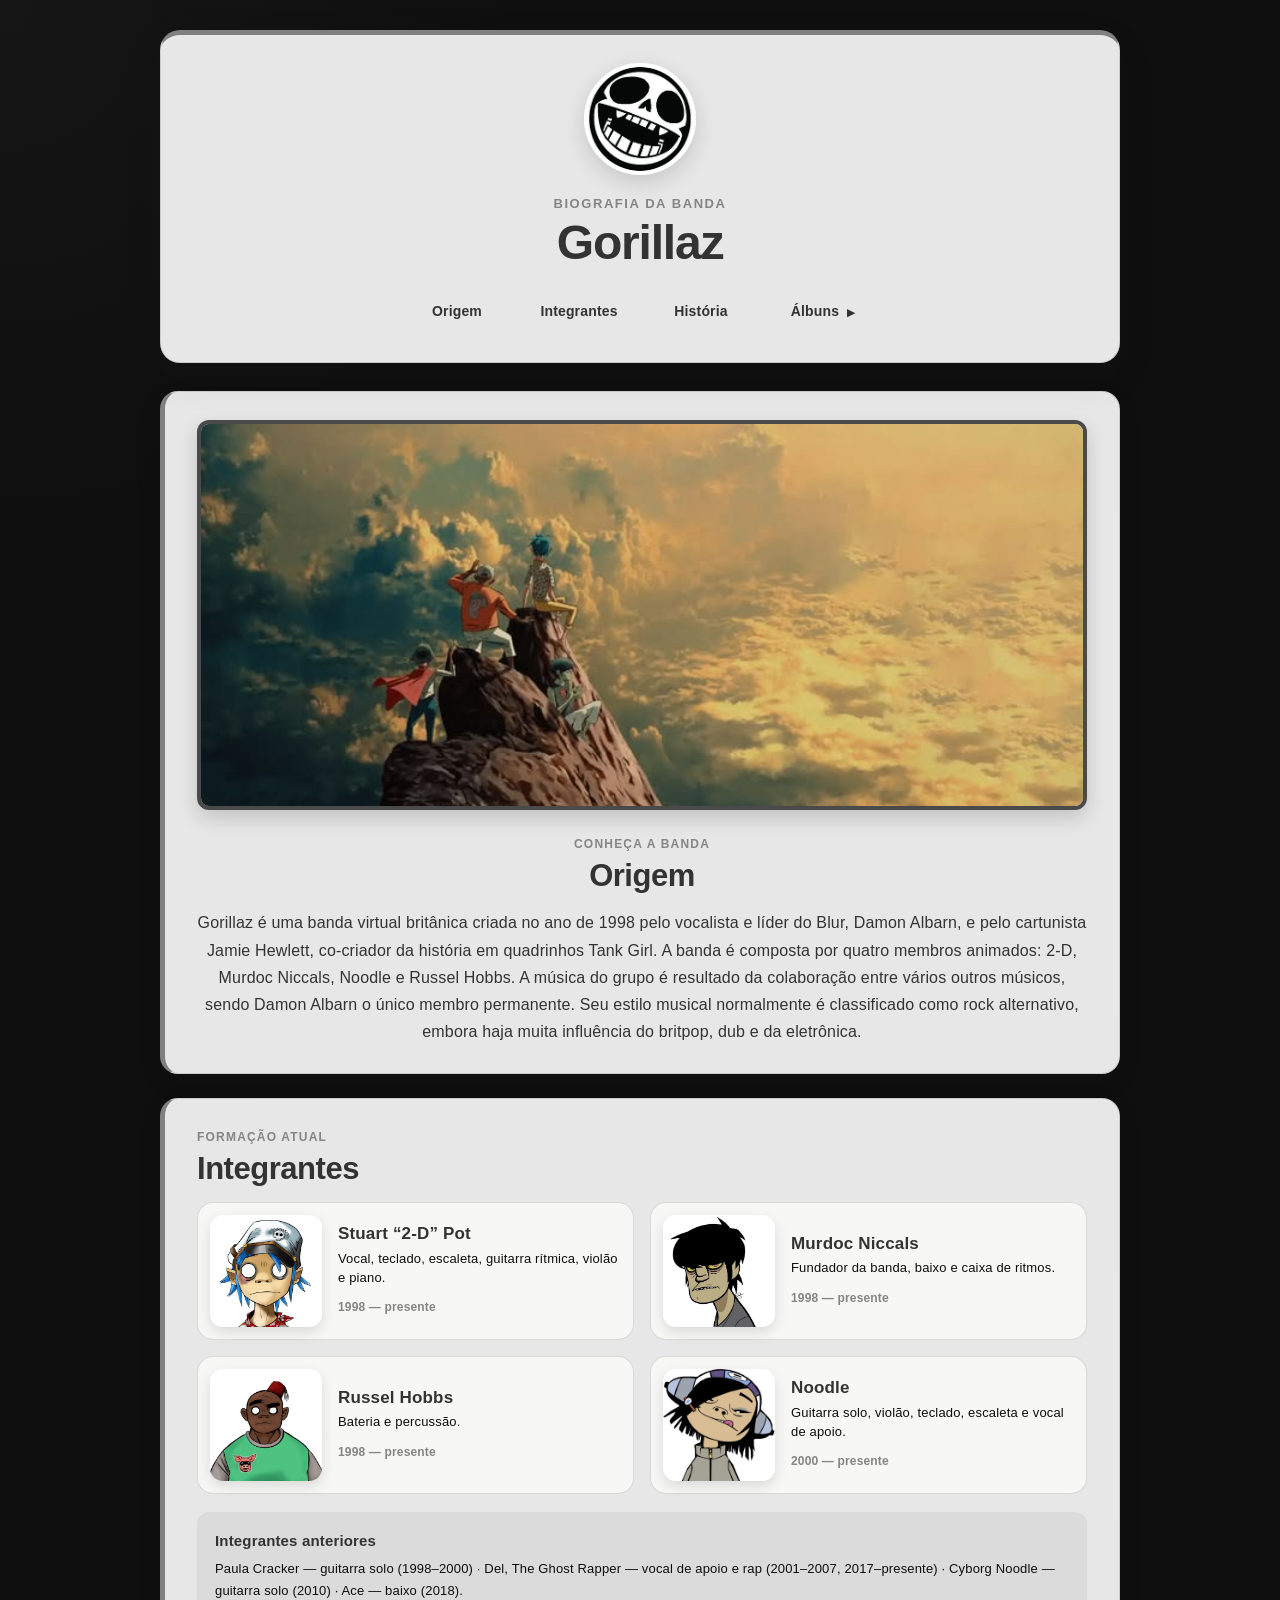
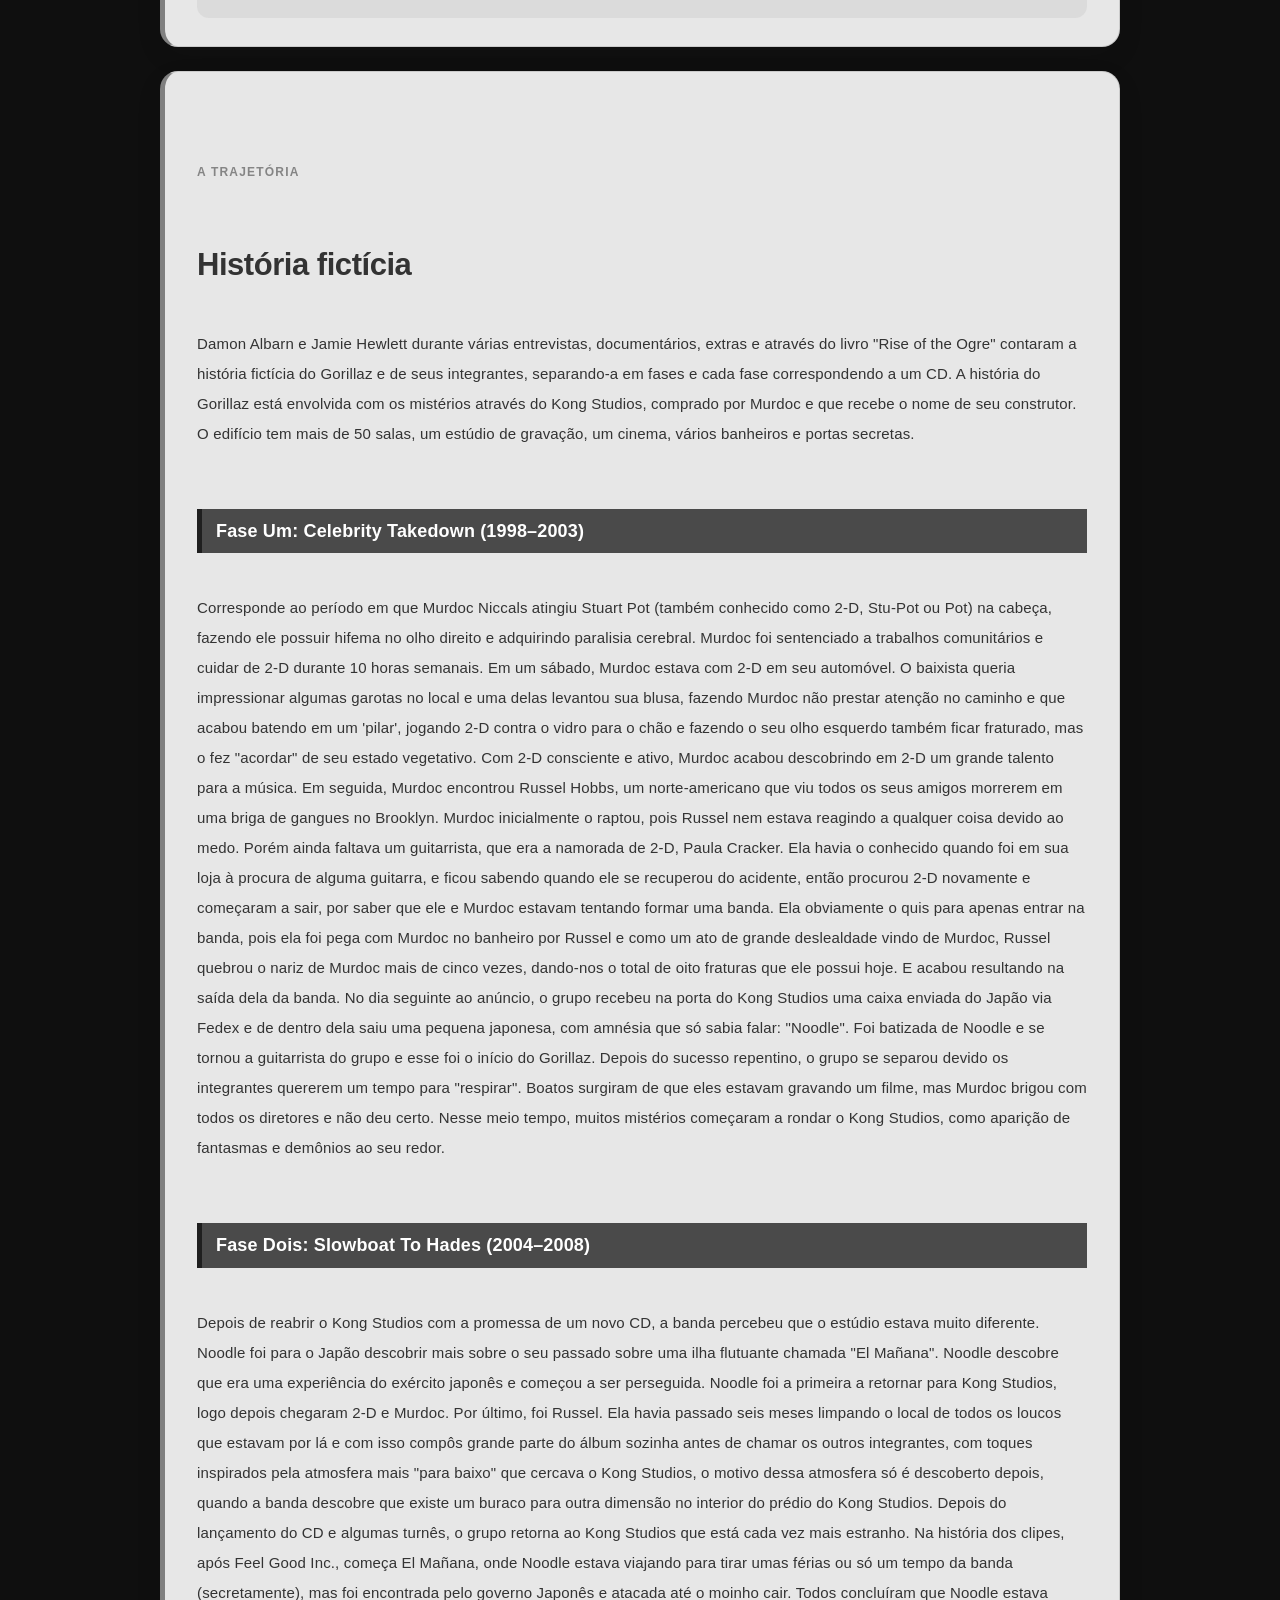
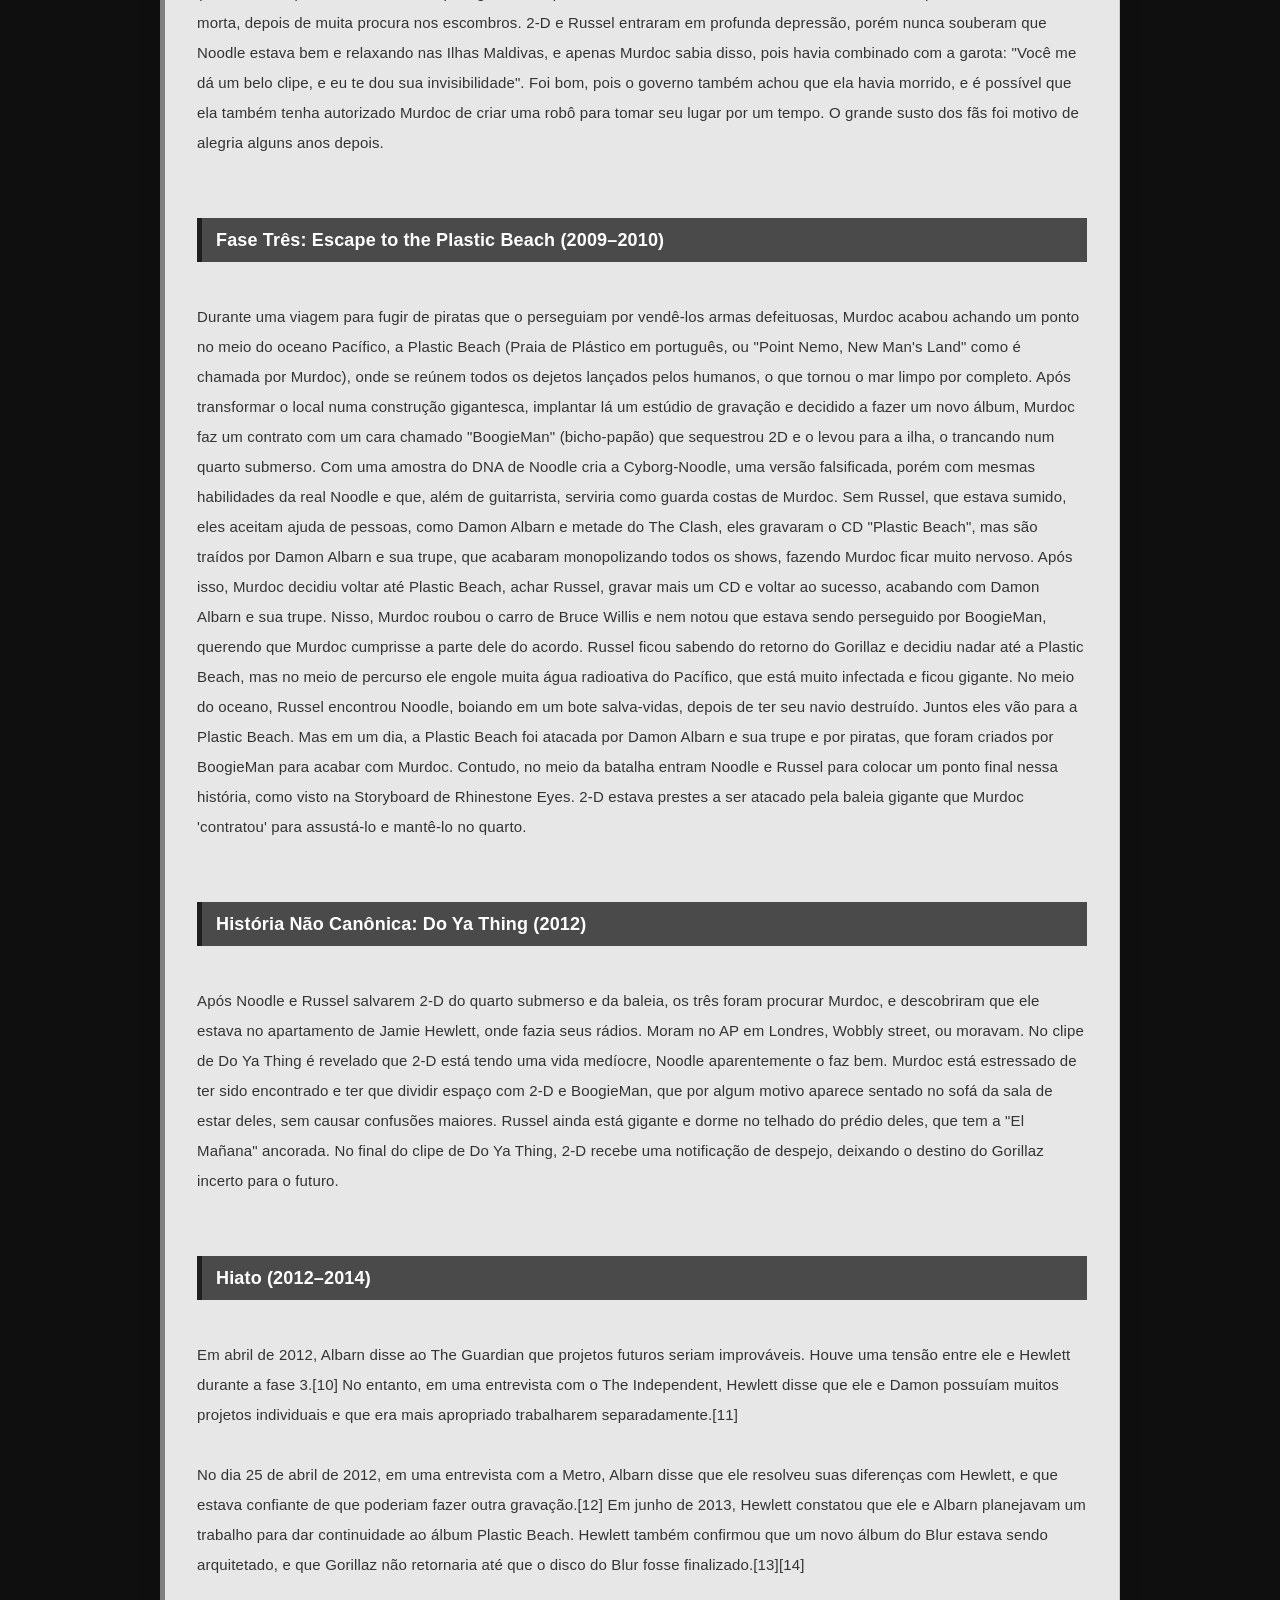
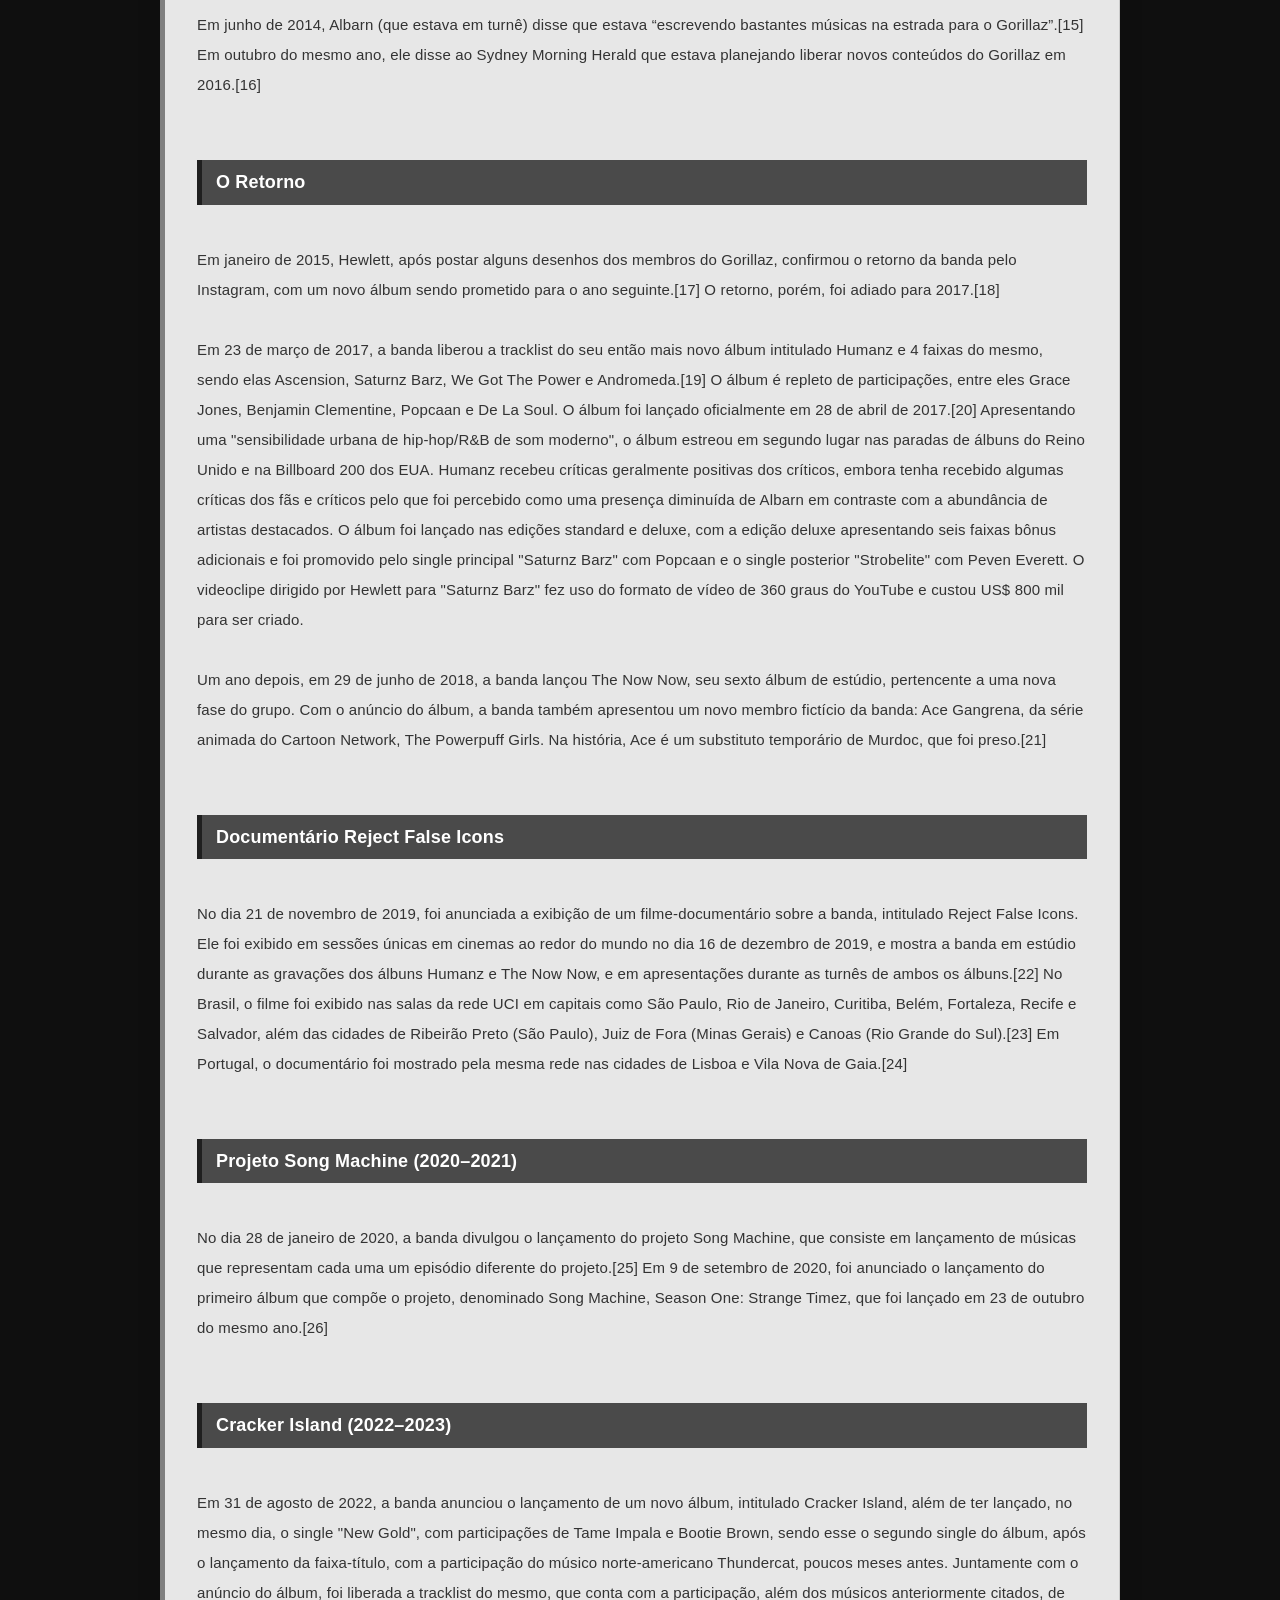
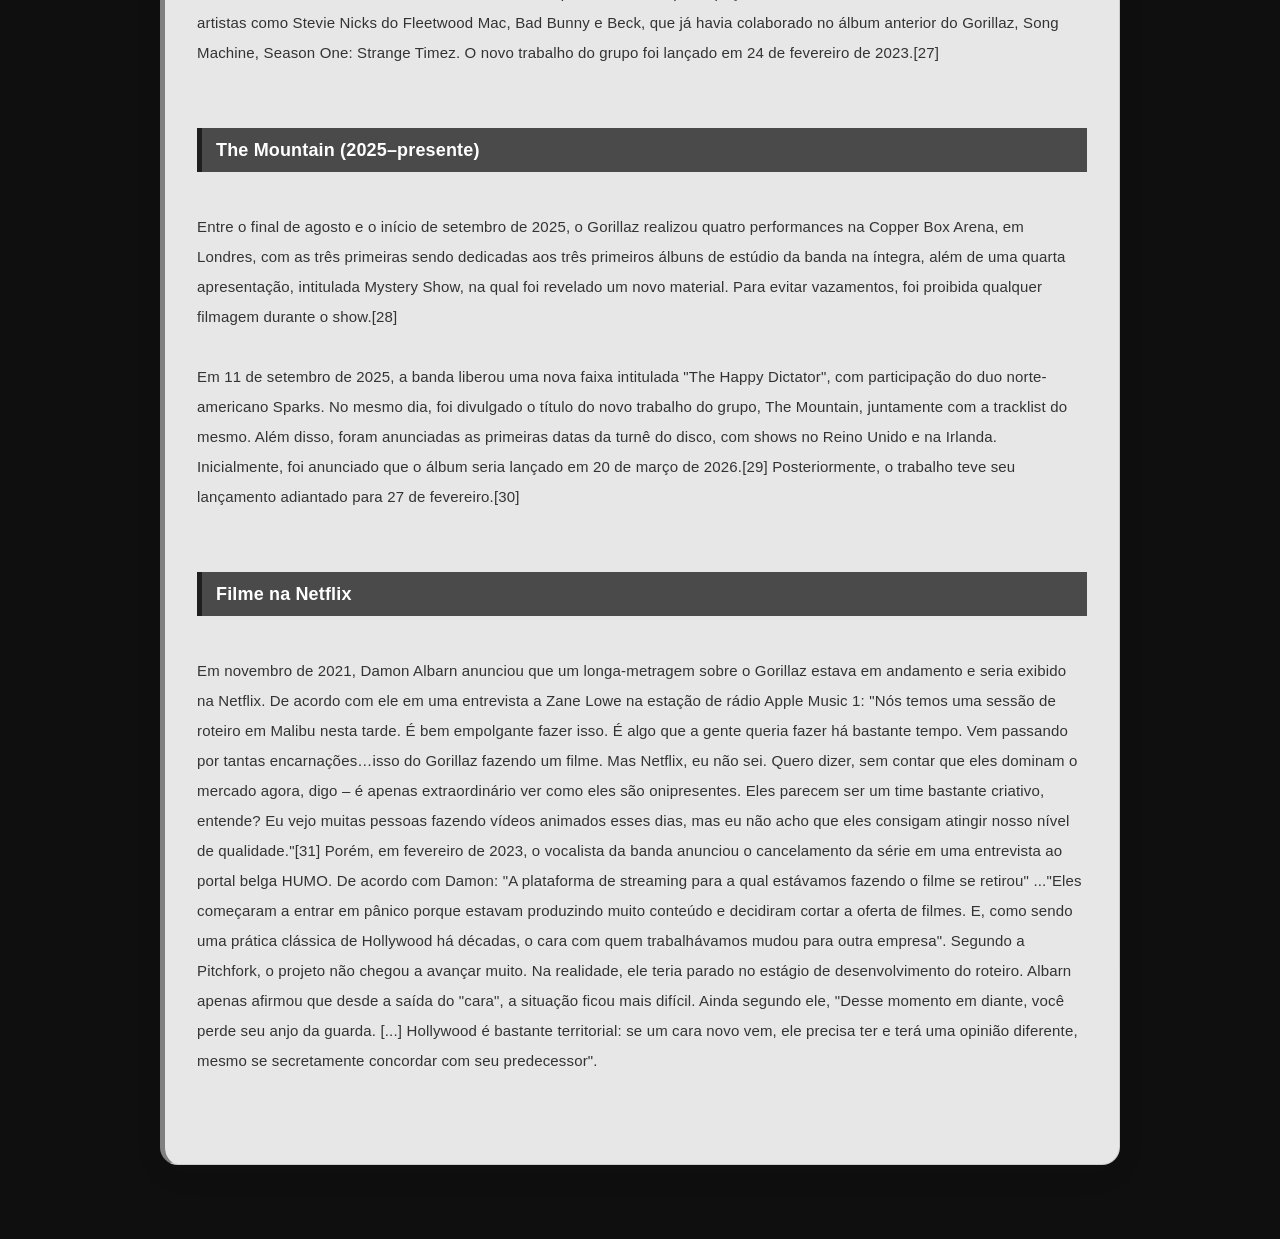
<file: index.html>
<!DOCTYPE html>
<html lang="pt-br">
<head>
    <meta charset="UTF-8">
    <meta name="viewport" content="width=device-width, initial-scale=1.0">
    <title>Gorillaz — Biografia</title>
    <link rel="icon" type="image/png" href="img/Gorrillaz-removebg-preview.png">
    <link rel="stylesheet" href="https://cdnjs.cloudflare.com/ajax/libs/font-awesome/6.7.2/css/all.min.css">

    <link rel="stylesheet" href="css/style.css">

</head>
<body>
    <header id="nav1">
        <a class="logo-link" href="#Origem" aria-label="Ir para o início da biografia"><img src="img/Gorrillaz.jpg" alt="Símbolo da banda Gorillaz"></a>
        <p>Biografia da Banda</p>
        <h1>Gorillaz</h1>
        <nav class="menu-principal" aria-label="Navegação principal">
            <a href="#Origem">Origem</a>
            <a href="#Integrantes">Integrantes</a>
            <a href="#Historia">História</a>
            <a class="album-link" href="Albuns.html">Álbuns <span aria-hidden="true">▶</span></a>
        </nav>
    </header>

    <main>
    <section id="Origem" class="bloco-conteudo">
        <img class="imagem-destaque" src="img/gorillaz-paisagem.jpg" alt="Integrantes do Gorillaz no alto de uma montanha">
        <p class="secao-tag">Conheça a banda</p>
        <h2>Origem</h2>
        <p>Gorillaz é uma banda virtual britânica criada no ano de 1998 pelo vocalista e líder do Blur, Damon Albarn, e pelo cartunista Jamie Hewlett, co-criador da história em quadrinhos Tank Girl. A banda é composta por quatro membros animados: 2-D, Murdoc Niccals, Noodle e Russel Hobbs. A música do grupo é resultado da colaboração entre vários outros músicos, sendo Damon Albarn o único membro permanente. Seu estilo musical normalmente é classificado como rock alternativo, embora haja muita influência do britpop, dub e da eletrônica.</p>
    </section>

    <section id="Integrantes" class="bloco-conteudo integrantes-secao">
        <p class="secao-tag">Formação atual</p>
        <h2>Integrantes</h2>
        <div class="integrantes-grade">
            <article class="integrante-card">
                <img src="img/2D (Stuart Pot).jpg" alt="Retrato de Stuart 2-D Pot" loading="lazy">
                <div><h3>Stuart “2-D” Pot</h3><p>Vocal, teclado, escaleta, guitarra rítmica, violão e piano.</p><small>1998 — presente</small></div>
            </article>
            <article class="integrante-card">
                <img src="img/baixados.jpg" alt="Retrato de Murdoc Niccals" loading="lazy">
                <div><h3>Murdoc Niccals</h3><p>Fundador da banda, baixo e caixa de ritmos.</p><small>1998 — presente</small></div>
            </article>
            <article class="integrante-card">
                <img src="img/baixados (1).jpg" alt="Retrato de Russel Hobbs" loading="lazy">
                <div><h3>Russel Hobbs</h3><p>Bateria e percussão.</p><small>1998 — presente</small></div>
            </article>
            <article class="integrante-card">
                <img src="img/Gorillaz- Noodle.jpg" alt="Retrato de Noodle" loading="lazy">
                <div><h3>Noodle</h3><p>Guitarra solo, violão, teclado, escaleta e vocal de apoio.</p><small>2000 — presente</small></div>
            </article>
        </div>
        <div class="ex-integrantes">
            <h3>Integrantes anteriores</h3>
            <p>Paula Cracker — guitarra solo (1998–2000) · Del, The Ghost Rapper — vocal de apoio e rap (2001–2007, 2017–presente) · Cyborg Noodle — guitarra solo (2010) · Ace — baixo (2018).</p>
        </div>
    </section>

    <section id="Historia" class="bloco-conteudo historia-secao">
        <p class="secao-tag">A trajetória</p>
        <h2>História fictícia</h2>
Damon Albarn e Jamie Hewlett durante várias entrevistas, documentários, extras e através do livro "Rise of the Ogre" contaram a história fictícia do Gorillaz e de seus integrantes, separando-a em fases e cada fase correspondendo a um CD. A história do Gorillaz está envolvida com os mistérios através do Kong Studios, comprado por Murdoc e que recebe o nome de seu construtor. O edifício tem mais de 50 salas, um estúdio de gravação, um cinema, vários banheiros e portas secretas.

<h3 class="fase-titulo">Fase Um: Celebrity Takedown (1998–2003)</h3>
Corresponde ao período em que Murdoc Niccals atingiu Stuart Pot (também conhecido como 2-D, Stu-Pot ou Pot) na cabeça, fazendo ele possuir hifema no olho direito e adquirindo paralisia cerebral. Murdoc foi sentenciado a trabalhos comunitários e cuidar de 2-D durante 10 horas semanais. Em um sábado, Murdoc estava com 2-D em seu automóvel. O baixista queria impressionar algumas garotas no local e uma delas levantou sua blusa, fazendo Murdoc não prestar atenção no caminho e que acabou batendo em um 'pilar', jogando 2-D contra o vidro para o chão e fazendo o seu olho esquerdo também ficar fraturado, mas o fez "acordar" de seu estado vegetativo. Com 2-D consciente e ativo, Murdoc acabou descobrindo em 2-D um grande talento para a música. Em seguida, Murdoc encontrou Russel Hobbs, um norte-americano que viu todos os seus amigos morrerem em uma briga de gangues no Brooklyn. Murdoc inicialmente o raptou, pois Russel nem estava reagindo a qualquer coisa devido ao medo. Porém ainda faltava um guitarrista, que era a namorada de 2-D, Paula Cracker. Ela havia o conhecido quando foi em sua loja à procura de alguma guitarra, e ficou sabendo quando ele se recuperou do acidente, então procurou 2-D novamente e começaram a sair, por saber que ele e Murdoc estavam tentando formar uma banda. Ela obviamente o quis para apenas entrar na banda, pois ela foi pega com Murdoc no banheiro por Russel e como um ato de grande deslealdade vindo de Murdoc, Russel quebrou o nariz de Murdoc mais de cinco vezes, dando-nos o total de oito fraturas que ele possui hoje. E acabou resultando na saída dela da banda. No dia seguinte ao anúncio, o grupo recebeu na porta do Kong Studios uma caixa enviada do Japão via Fedex e de dentro dela saiu uma pequena japonesa, com amnésia que só sabia falar: "Noodle". Foi batizada de Noodle e se tornou a guitarrista do grupo e esse foi o início do Gorillaz. Depois do sucesso repentino, o grupo se separou devido os integrantes quererem um tempo para "respirar". Boatos surgiram de que eles estavam gravando um filme, mas Murdoc brigou com todos os diretores e não deu certo. Nesse meio tempo, muitos mistérios começaram a rondar o Kong Studios, como aparição de fantasmas e demônios ao seu redor.

<h3 class="fase-titulo">Fase Dois: Slowboat To Hades (2004–2008)</h3>
Depois de reabrir o Kong Studios com a promessa de um novo CD, a banda percebeu que o estúdio estava muito diferente. Noodle foi para o Japão descobrir mais sobre o seu passado sobre uma ilha flutuante chamada "El Mañana". Noodle descobre que era uma experiência do exército japonês e começou a ser perseguida. Noodle foi a primeira a retornar para Kong Studios, logo depois chegaram 2-D e Murdoc. Por último, foi Russel. Ela havia passado seis meses limpando o local de todos os loucos que estavam por lá e com isso compôs grande parte do álbum sozinha antes de chamar os outros integrantes, com toques inspirados pela atmosfera mais "para baixo" que cercava o Kong Studios, o motivo dessa atmosfera só é descoberto depois, quando a banda descobre que existe um buraco para outra dimensão no interior do prédio do Kong Studios. Depois do lançamento do CD e algumas turnês, o grupo retorna ao Kong Studios que está cada vez mais estranho. Na história dos clipes, após Feel Good Inc., começa El Mañana, onde Noodle estava viajando para tirar umas férias ou só um tempo da banda (secretamente), mas foi encontrada pelo governo Japonês e atacada até o moinho cair. Todos concluíram que Noodle estava morta, depois de muita procura nos escombros. 2-D e Russel entraram em profunda depressão, porém nunca souberam que Noodle estava bem e relaxando nas Ilhas Maldivas, e apenas Murdoc sabia disso, pois havia combinado com a garota: "Você me dá um belo clipe, e eu te dou sua invisibilidade". Foi bom, pois o governo também achou que ela havia morrido, e é possível que ela também tenha autorizado Murdoc de criar uma robô para tomar seu lugar por um tempo. O grande susto dos fãs foi motivo de alegria alguns anos depois.

<h3 class="fase-titulo">Fase Três: Escape to the Plastic Beach (2009–2010)</h3>
Durante uma viagem para fugir de piratas que o perseguiam por vendê-los armas defeituosas, Murdoc acabou achando um ponto no meio do oceano Pacífico, a Plastic Beach (Praia de Plástico em português, ou "Point Nemo, New Man's Land" como é chamada por Murdoc), onde se reúnem todos os dejetos lançados pelos humanos, o que tornou o mar limpo por completo. Após transformar o local numa construção gigantesca, implantar lá um estúdio de gravação e decidido a fazer um novo álbum, Murdoc faz um contrato com um cara chamado "BoogieMan" (bicho-papão) que sequestrou 2D e o levou para a ilha, o trancando num quarto submerso. Com uma amostra do DNA de Noodle cria a Cyborg-Noodle, uma versão falsificada, porém com mesmas habilidades da real Noodle e que, além de guitarrista, serviria como guarda costas de Murdoc. Sem Russel, que estava sumido, eles aceitam ajuda de pessoas, como Damon Albarn e metade do The Clash, eles gravaram o CD "Plastic Beach", mas são traídos por Damon Albarn e sua trupe, que acabaram monopolizando todos os shows, fazendo Murdoc ficar muito nervoso. Após isso, Murdoc decidiu voltar até Plastic Beach, achar Russel, gravar mais um CD e voltar ao sucesso, acabando com Damon Albarn e sua trupe. Nisso, Murdoc roubou o carro de Bruce Willis e nem notou que estava sendo perseguido por BoogieMan, querendo que Murdoc cumprisse a parte dele do acordo. Russel ficou sabendo do retorno do Gorillaz e decidiu nadar até a Plastic Beach, mas no meio de percurso ele engole muita água radioativa do Pacífico, que está muito infectada e ficou gigante. No meio do oceano, Russel encontrou Noodle, boiando em um bote salva-vidas, depois de ter seu navio destruído. Juntos eles vão para a Plastic Beach. Mas em um dia, a Plastic Beach foi atacada por Damon Albarn e sua trupe e por piratas, que foram criados por BoogieMan para acabar com Murdoc. Contudo, no meio da batalha entram Noodle e Russel para colocar um ponto final nessa história, como visto na Storyboard de Rhinestone Eyes. 2-D estava prestes a ser atacado pela baleia gigante que Murdoc 'contratou' para assustá-lo e mantê-lo no quarto.

<h3 class="fase-titulo">História Não Canônica: Do Ya Thing (2012)</h3>
Após Noodle e Russel salvarem 2-D do quarto submerso e da baleia, os três foram procurar Murdoc, e descobriram que ele estava no apartamento de Jamie Hewlett, onde fazia seus rádios. Moram no AP em Londres, Wobbly street, ou moravam. No clipe de Do Ya Thing é revelado que 2-D está tendo uma vida medíocre, Noodle aparentemente o faz bem. Murdoc está estressado de ter sido encontrado e ter que dividir espaço com 2-D e BoogieMan, que por algum motivo aparece sentado no sofá da sala de estar deles, sem causar confusões maiores. Russel ainda está gigante e dorme no telhado do prédio deles, que tem a "El Mañana" ancorada. No final do clipe de Do Ya Thing, 2-D recebe uma notificação de despejo, deixando o destino do Gorillaz incerto para o futuro.

<h3 class="fase-titulo">Hiato (2012–2014)</h3>
Em abril de 2012, Albarn disse ao The Guardian que projetos futuros seriam improváveis. Houve uma tensão entre ele e Hewlett durante a fase 3.[10] No entanto, em uma entrevista com o The Independent, Hewlett disse que ele e Damon possuíam muitos projetos individuais e que era mais apropriado trabalharem separadamente.[11]

No dia 25 de abril de 2012, em uma entrevista com a Metro, Albarn disse que ele resolveu suas diferenças com Hewlett, e que estava confiante de que poderiam fazer outra gravação.[12] Em junho de 2013, Hewlett constatou que ele e Albarn planejavam um trabalho para dar continuidade ao álbum Plastic Beach. Hewlett também confirmou que um novo álbum do Blur estava sendo arquitetado, e que Gorillaz não retornaria até que o disco do Blur fosse finalizado.[13][14]

Em junho de 2014, Albarn (que estava em turnê) disse que estava “escrevendo bastantes músicas na estrada para o Gorillaz”.[15] Em outubro do mesmo ano, ele disse ao Sydney Morning Herald que estava planejando liberar novos conteúdos do Gorillaz em 2016.[16]

<h3 class="fase-titulo">O Retorno</h3>
Em janeiro de 2015, Hewlett, após postar alguns desenhos dos membros do Gorillaz, confirmou o retorno da banda pelo Instagram, com um novo álbum sendo prometido para o ano seguinte.[17] O retorno, porém, foi adiado para 2017.[18]

Em 23 de março de 2017, a banda liberou a tracklist do seu então mais novo álbum intitulado Humanz e 4 faixas do mesmo, sendo elas Ascension, Saturnz Barz, We Got The Power e Andromeda.[19] O álbum é repleto de participações, entre eles Grace Jones, Benjamin Clementine, Popcaan e De La Soul. O álbum foi lançado oficialmente em 28 de abril de 2017.[20] Apresentando uma "sensibilidade urbana de hip-hop/R&B de som moderno", o álbum estreou em segundo lugar nas paradas de álbuns do Reino Unido e na Billboard 200 dos EUA. Humanz recebeu críticas geralmente positivas dos críticos, embora tenha recebido algumas críticas dos fãs e críticos pelo que foi percebido como uma presença diminuída de Albarn em contraste com a abundância de artistas destacados. O álbum foi lançado nas edições standard e deluxe, com a edição deluxe apresentando seis faixas bônus adicionais e foi promovido pelo single principal "Saturnz Barz" com Popcaan e o single posterior "Strobelite" com Peven Everett. O videoclipe dirigido por Hewlett para "Saturnz Barz" fez uso do formato de vídeo de 360 ​​graus do YouTube e custou US$ 800 mil para ser criado.

Um ano depois, em 29 de junho de 2018, a banda lançou The Now Now, seu sexto álbum de estúdio, pertencente a uma nova fase do grupo. Com o anúncio do álbum, a banda também apresentou um novo membro fictício da banda: Ace Gangrena, da série animada do Cartoon Network, The Powerpuff Girls. Na história, Ace é um substituto temporário de Murdoc, que foi preso.[21]

<h3 class="fase-titulo">Documentário Reject False Icons</h3>
No dia 21 de novembro de 2019, foi anunciada a exibição de um filme-documentário sobre a banda, intitulado Reject False Icons. Ele foi exibido em sessões únicas em cinemas ao redor do mundo no dia 16 de dezembro de 2019, e mostra a banda em estúdio durante as gravações dos álbuns Humanz e The Now Now, e em apresentações durante as turnês de ambos os álbuns.[22] No Brasil, o filme foi exibido nas salas da rede UCI em capitais como São Paulo, Rio de Janeiro, Curitiba, Belém, Fortaleza, Recife e Salvador, além das cidades de Ribeirão Preto (São Paulo), Juiz de Fora (Minas Gerais) e Canoas (Rio Grande do Sul).[23] Em Portugal, o documentário foi mostrado pela mesma rede nas cidades de Lisboa e Vila Nova de Gaia.[24]

<h3 class="fase-titulo">Projeto Song Machine (2020–2021)</h3>
No dia 28 de janeiro de 2020, a banda divulgou o lançamento do projeto Song Machine, que consiste em lançamento de músicas que representam cada uma um episódio diferente do projeto.[25] Em 9 de setembro de 2020, foi anunciado o lançamento do primeiro álbum que compõe o projeto, denominado Song Machine, Season One: Strange Timez, que foi lançado em 23 de outubro do mesmo ano.[26]

<h3 class="fase-titulo">Cracker Island (2022–2023)</h3>
Em 31 de agosto de 2022, a banda anunciou o lançamento de um novo álbum, intitulado Cracker Island, além de ter lançado, no mesmo dia, o single "New Gold", com participações de Tame Impala e Bootie Brown, sendo esse o segundo single do álbum, após o lançamento da faixa-título, com a participação do músico norte-americano Thundercat, poucos meses antes. Juntamente com o anúncio do álbum, foi liberada a tracklist do mesmo, que conta com a participação, além dos músicos anteriormente citados, de artistas como Stevie Nicks do Fleetwood Mac, Bad Bunny e Beck, que já havia colaborado no álbum anterior do Gorillaz, Song Machine, Season One: Strange Timez. O novo trabalho do grupo foi lançado em 24 de fevereiro de 2023.[27]

<h3 class="fase-titulo">The Mountain (2025–presente)</h3>
Entre o final de agosto e o início de setembro de 2025, o Gorillaz realizou quatro performances na Copper Box Arena, em Londres, com as três primeiras sendo dedicadas aos três primeiros álbuns de estúdio da banda na íntegra, além de uma quarta apresentação, intitulada Mystery Show, na qual foi revelado um novo material. Para evitar vazamentos, foi proibida qualquer filmagem durante o show.[28]

Em 11 de setembro de 2025, a banda liberou uma nova faixa intitulada "The Happy Dictator", com participação do duo norte-americano Sparks. No mesmo dia, foi divulgado o título do novo trabalho do grupo, The Mountain, juntamente com a tracklist do mesmo. Além disso, foram anunciadas as primeiras datas da turnê do disco, com shows no Reino Unido e na Irlanda. Inicialmente, foi anunciado que o álbum seria lançado em 20 de março de 2026.[29] Posteriormente, o trabalho teve seu lançamento adiantado para 27 de fevereiro.[30]

<h3 class="fase-titulo">Filme na Netflix</h3>
Em novembro de 2021, Damon Albarn anunciou que um longa-metragem sobre o Gorillaz estava em andamento e seria exibido na Netflix. De acordo com ele em uma entrevista a Zane Lowe na estação de rádio Apple Music 1: "Nós temos uma sessão de roteiro em Malibu nesta tarde. É bem empolgante fazer isso. É algo que a gente queria fazer há bastante tempo. Vem passando por tantas encarnações…isso do Gorillaz fazendo um filme. Mas Netflix, eu não sei. Quero dizer, sem contar que eles dominam o mercado agora, digo – é apenas extraordinário ver como eles são onipresentes. Eles parecem ser um time bastante criativo, entende? Eu vejo muitas pessoas fazendo vídeos animados esses dias, mas eu não acho que eles consigam atingir nosso nível de qualidade."[31] Porém, em fevereiro de 2023, o vocalista da banda anunciou o cancelamento da série em uma entrevista ao portal belga HUMO. De acordo com Damon: "A plataforma de streaming para a qual estávamos fazendo o filme se retirou" ..."Eles começaram a entrar em pânico porque estavam produzindo muito conteúdo e decidiram cortar a oferta de filmes. E, como sendo uma prática clássica de Hollywood há décadas, o cara com quem trabalhávamos mudou para outra empresa". Segundo a Pitchfork, o projeto não chegou a avançar muito. Na realidade, ele teria parado no estágio de desenvolvimento do roteiro. Albarn apenas afirmou que desde a saída do "cara", a situação ficou mais difícil. Ainda segundo ele, "Desse momento em diante, você perde seu anjo da guarda. [...] Hollywood é bastante territorial: se um cara novo vem, ele precisa ter e terá uma opinião diferente, mesmo se secretamente concordar com seu predecessor".

    </section>
    </main>
</body>
</html>
</file>
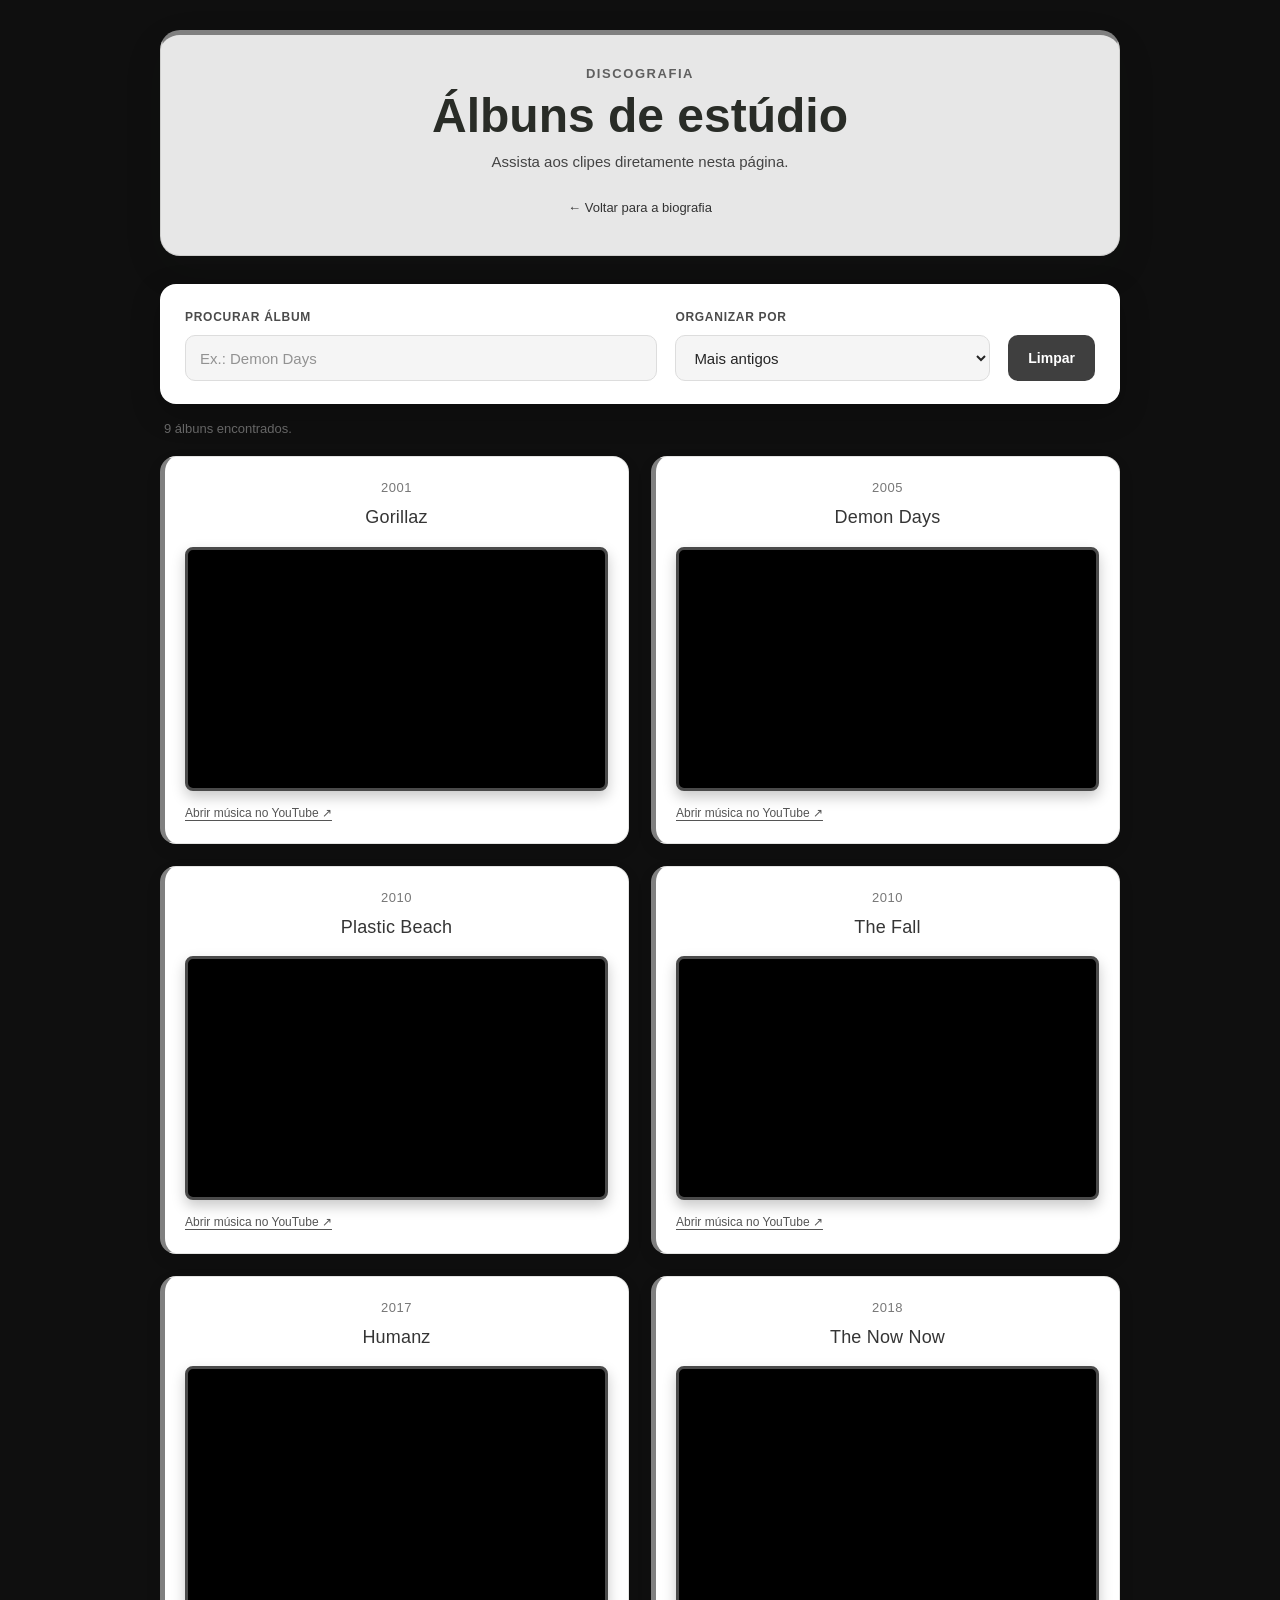
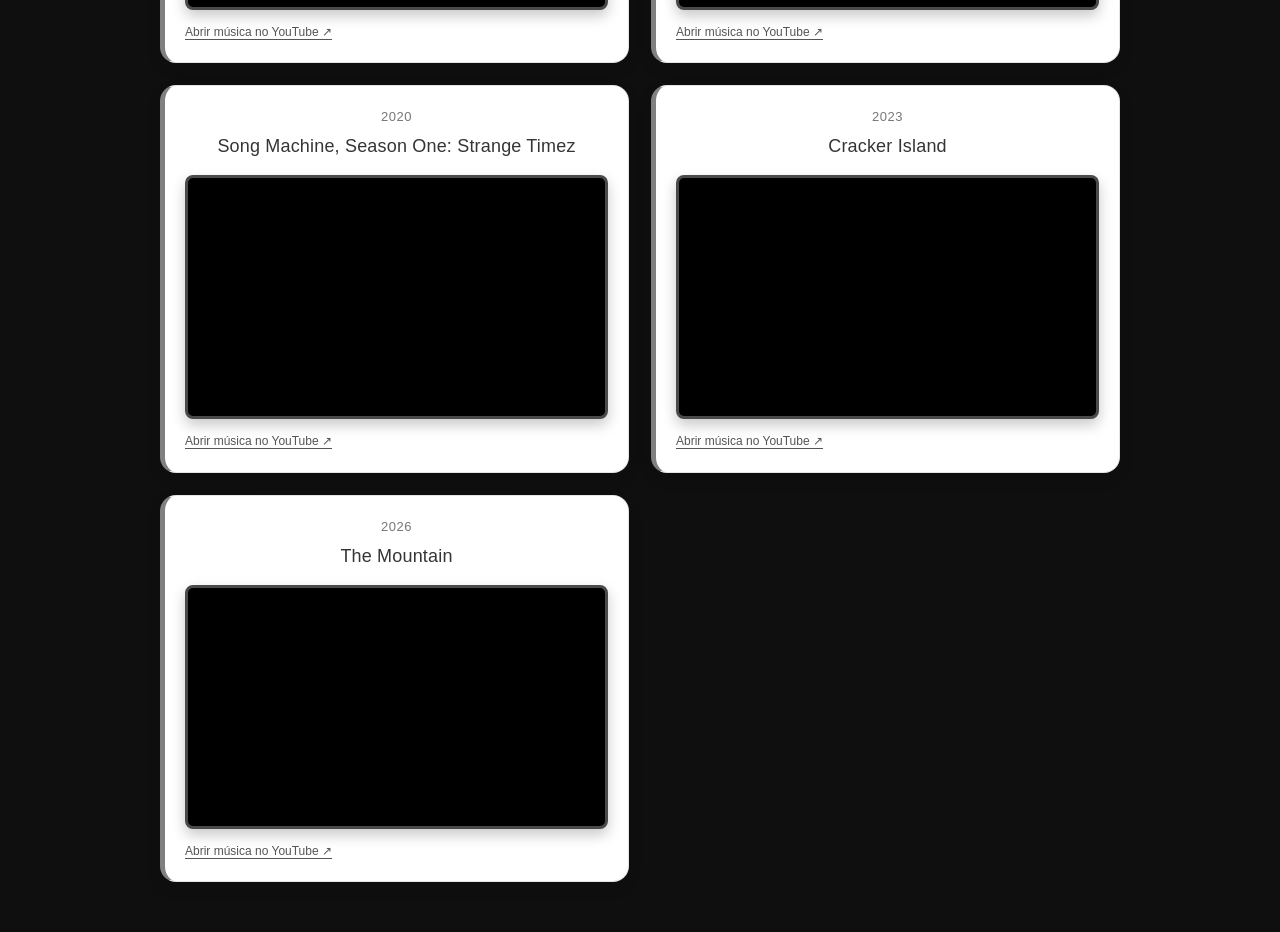
<file: Albuns.html>
<!DOCTYPE html>
<html lang="pt-BR">
<head>
  <meta charset="UTF-8">
  <meta name="viewport" content="width=device-width, initial-scale=1.0">
  <title>Álbuns - Gorillaz</title>
  <link rel="stylesheet" href="css/albuns.css?v=20260831-2">
  <script src="js/albuns.js" defer></script>
  <link rel="icon" type="image/png" href="img/Gorrillaz-removebg-preview.png">
</head>
<body>
  <main>
    <header>
      <p class="tag">Discografia</p>
      <h1>Álbuns de estúdio</h1>
      <p>Assista aos clipes diretamente nesta página.</p>
      <a class="voltar" href="index.html">&larr; Voltar para a biografia</a>
    </header>

    <form id="filtros" role="search">
      <div>
        <label for="busca">Procurar álbum</label>
        <input id="busca" type="search" placeholder="Ex.: Demon Days" autocomplete="off">
      </div>
      <div>
        <label for="ordem">Organizar por</label>
        <select id="ordem">
          <option value="antigos">Mais antigos</option>
          <option value="recentes">Mais recentes</option>
          <option value="az">Nome (A–Z)</option>
        </select>
      </div>
      <button type="reset">Limpar</button>
    </form>

    <p id="resultado" aria-live="polite"></p>

    <section id="grade" aria-label="Lista de álbuns">
      <article class="album" data-ano="2001" data-nome="Gorillaz">
        <span>2001</span><h2>Gorillaz</h2>
        <div class="album-video"><iframe src="https://www.youtube.com/embed/1V_xRb0x9aw" title="Clint Eastwood - Gorillaz" allow="accelerometer; autoplay; clipboard-write; encrypted-media; gyroscope; picture-in-picture" referrerpolicy="strict-origin-when-cross-origin" allowfullscreen loading="lazy"></iframe></div>
      </article>
      <article class="album" data-ano="2005" data-nome="Demon Days">
        <span>2005</span><h2>Demon Days</h2>
        <div class="album-video"><iframe src="https://www.youtube.com/embed/HyHNuVaZJ-k" title="Feel Good Inc. - Demon Days" allow="accelerometer; autoplay; clipboard-write; encrypted-media; gyroscope; picture-in-picture" referrerpolicy="strict-origin-when-cross-origin" allowfullscreen loading="lazy"></iframe></div>
      </article>
      <article class="album" data-ano="2010" data-nome="Plastic Beach">
        <span>2010</span><h2>Plastic Beach</h2>
        <div class="album-video"><iframe src="https://www.youtube.com/embed/GNth4yhlffU" title="Empire Ants - Plastic Beach" allow="accelerometer; autoplay; clipboard-write; encrypted-media; gyroscope; picture-in-picture" referrerpolicy="strict-origin-when-cross-origin" allowfullscreen loading="lazy"></iframe></div>
      </article>
      <article class="album" data-ano="2010" data-nome="The Fall">
        <span>2010</span><h2>The Fall</h2>
        <div class="album-video"><iframe src="https://www.youtube.com/embed/ePoSILQJeOg" title="Revolving Doors - The Fall" allow="accelerometer; autoplay; clipboard-write; encrypted-media; gyroscope; picture-in-picture" referrerpolicy="strict-origin-when-cross-origin" allowfullscreen loading="lazy"></iframe></div>
      </article>
      <article class="album" data-ano="2017" data-nome="Humanz">
        <span>2017</span><h2>Humanz</h2>
        <div class="album-video"><iframe src="https://www.youtube.com/embed/5qJp6xlKEug" title="Saturnz Barz - Humanz" allow="accelerometer; autoplay; clipboard-write; encrypted-media; gyroscope; picture-in-picture" referrerpolicy="strict-origin-when-cross-origin" allowfullscreen loading="lazy"></iframe></div>
      </article>
      <article class="album" data-ano="2018" data-nome="The Now Now">
        <span>2018</span><h2>The Now Now</h2>
        <div class="album-video"><iframe src="https://www.youtube.com/embed/E2Q52cVx7Bo" title="Tranz - The Now Now" allow="accelerometer; autoplay; clipboard-write; encrypted-media; gyroscope; picture-in-picture" referrerpolicy="strict-origin-when-cross-origin" allowfullscreen loading="lazy"></iframe></div>
      </article>
      <article class="album" data-ano="2020" data-nome="Song Machine, Season One: Strange Timez">
        <span>2020</span><h2>Song Machine, Season One: Strange Timez</h2>
        <div class="album-video"><iframe src="https://www.youtube.com/embed/PKXloFW_ZCA" title="Aries - Song Machine" allow="accelerometer; autoplay; clipboard-write; encrypted-media; gyroscope; picture-in-picture" referrerpolicy="strict-origin-when-cross-origin" allowfullscreen loading="lazy"></iframe></div>
      </article>
      <article class="album" data-ano="2023" data-nome="Cracker Island">
        <span>2023</span><h2>Cracker Island</h2>
        <div class="album-video"><iframe src="https://www.youtube.com/embed/_0Pf48RqSsg" title="Silent Running - Cracker Island" allow="accelerometer; autoplay; clipboard-write; encrypted-media; gyroscope; picture-in-picture" referrerpolicy="strict-origin-when-cross-origin" allowfullscreen loading="lazy"></iframe></div>
      </article>
      <article class="album" data-ano="2026" data-nome="The Mountain">
        <span>2026</span><h2>The Mountain</h2>
        <div class="album-video"><iframe src="https://www.youtube.com/embed/a2IdAW2A1ug" title="The Mountain - Gorillaz" allow="accelerometer; autoplay; clipboard-write; encrypted-media; gyroscope; picture-in-picture" referrerpolicy="strict-origin-when-cross-origin" allowfullscreen loading="lazy"></iframe></div>
      </article>
    </section>
  </main>
</body>
</html>
</file>
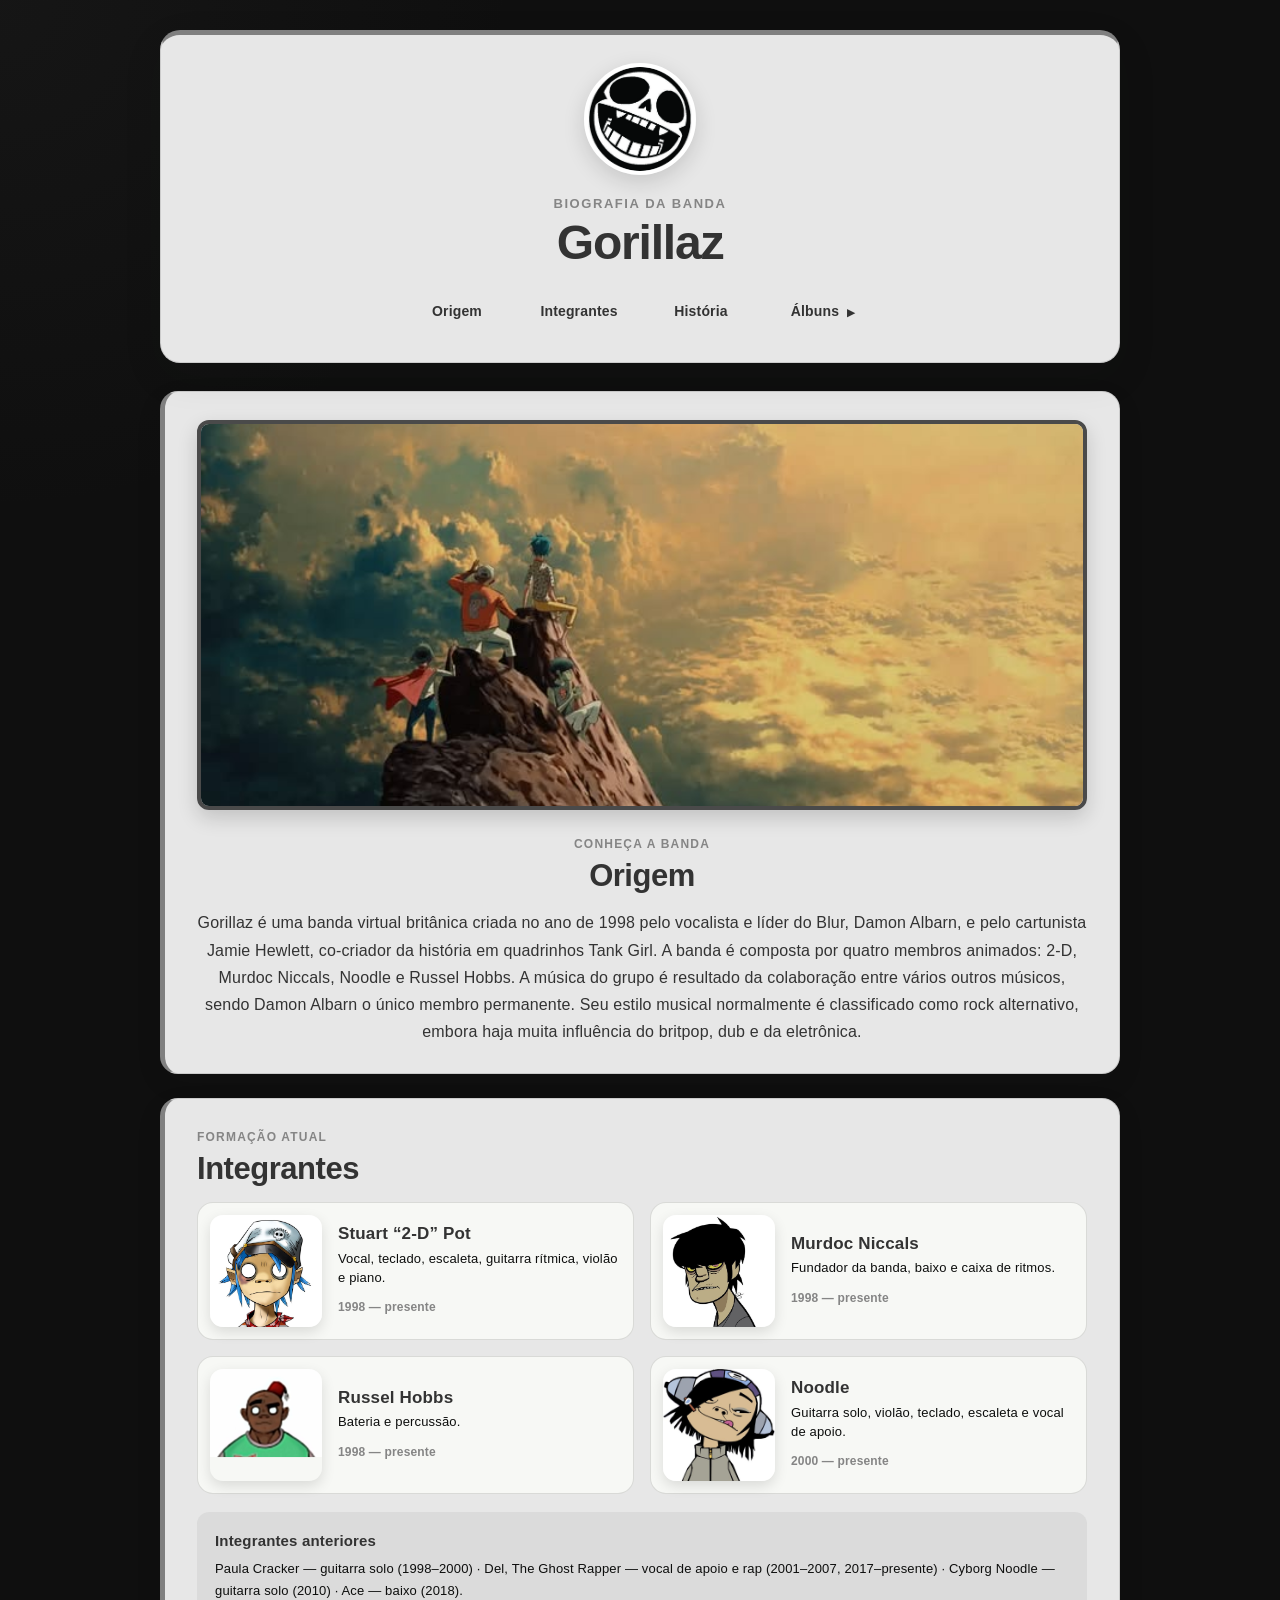
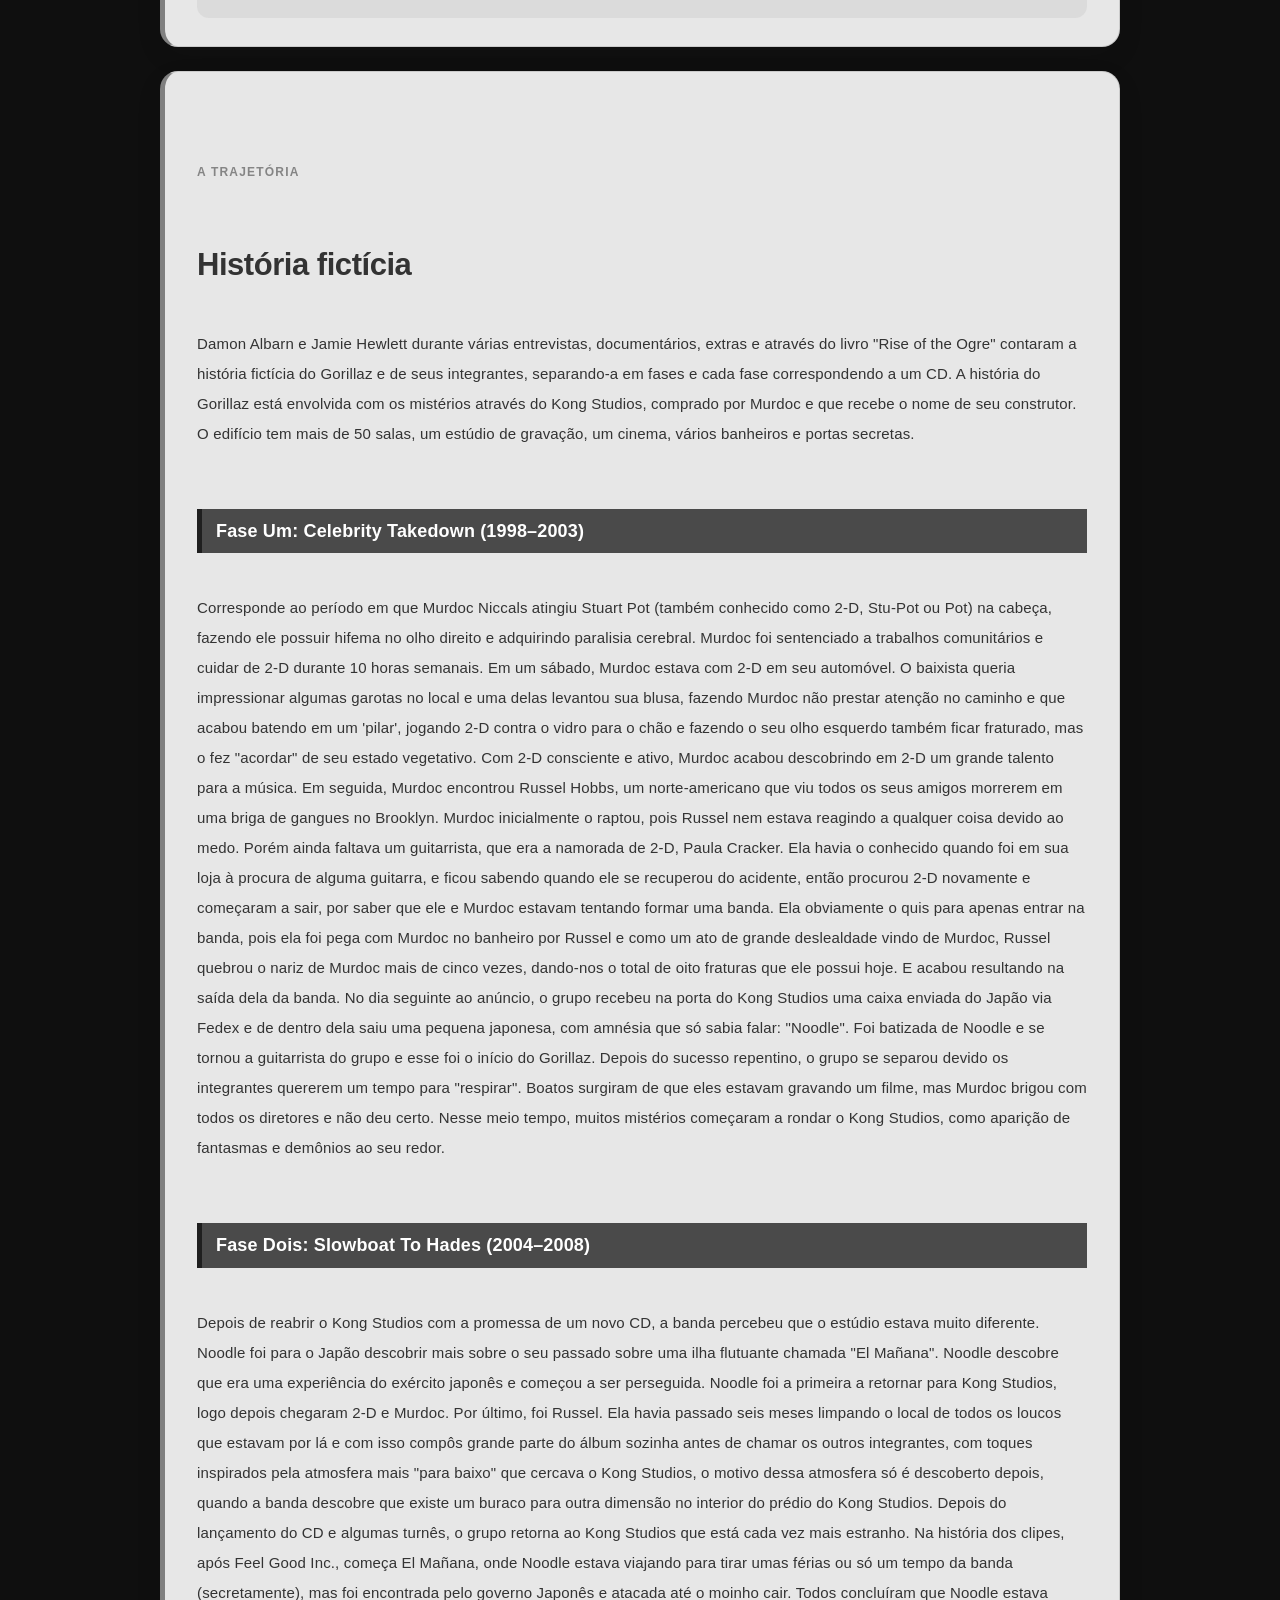
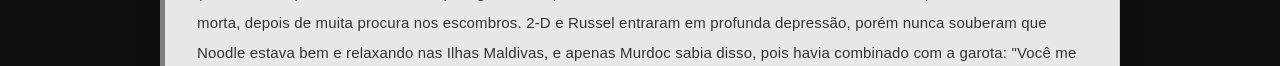
<file: spider.html>
<!DOCTYPE html>
<html lang="pt-BR">
<head>
  <meta charset="UTF-8">
  <meta name="viewport" content="width=device-width, initial-scale=1.0">
  <meta http-equiv="refresh" content="0; url=index.html">
  <title>Gorillaz — Biografia</title>
  <link rel="canonical" href="index.html">
</head>
<body>
  <p>A página mudou. <a href="index.html">Abrir a biografia do Gorillaz</a>.</p>
</body>
</html>
</file>
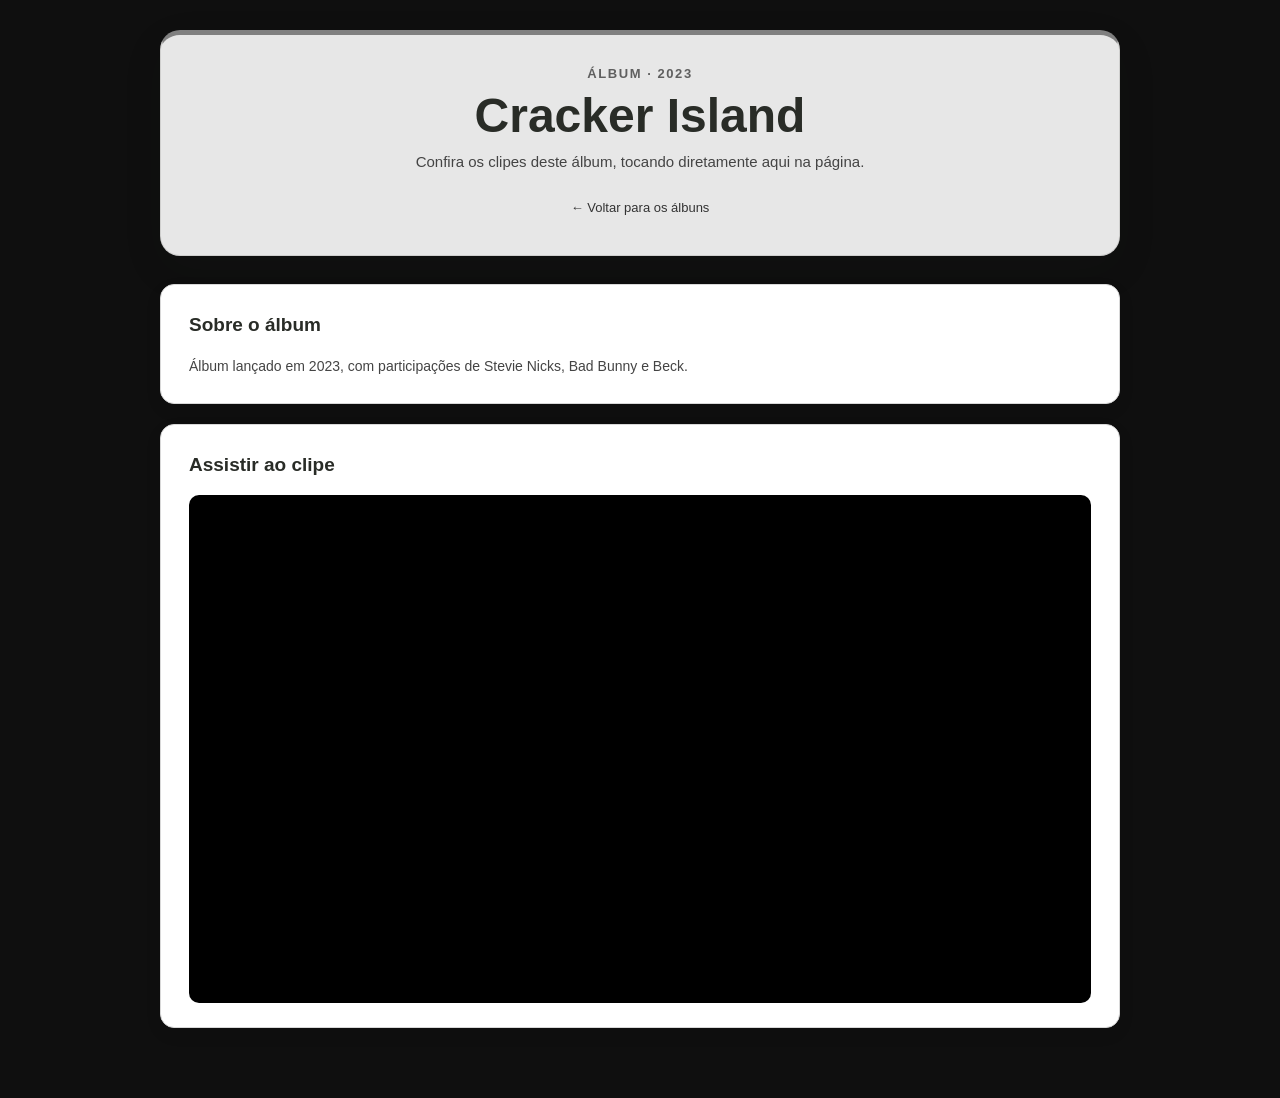
<file: albuns/cracker-island.html>
<!DOCTYPE html>
<html lang="pt-BR">
<head>
  <meta charset="UTF-8">
  <meta name="viewport" content="width=device-width, initial-scale=1.0">
  <title>Cracker Island - Gorillaz</title>
  <link rel="stylesheet" href="../css/albuns.css?v=20260831-2">
</head>
<body>
  <main>
    <header>
      <p class="tag">Álbum &middot; 2023</p>
      <h1>Cracker Island</h1>
      <p>Confira os clipes deste álbum, tocando diretamente aqui na página.</p>
      <a class="voltar" href="../Albuns.html">&larr; Voltar para os álbuns</a>
    </header>

    <nav class="info-nav player-nav">
      <h2>Sobre o álbum</h2>
      <p>Álbum lançado em 2023, com participações de Stevie Nicks, Bad Bunny e Beck.</p>
    </nav>

    <nav class="player-nav">
      <h2>Assistir ao clipe</h2>
      <div class="player-wrap">
        <iframe src="https://www.youtube.com/embed/_0Pf48RqSsg" title="Silent Running - Cracker Island" allow="accelerometer; autoplay; clipboard-write; encrypted-media; gyroscope; picture-in-picture" allowfullscreen loading="lazy"></iframe>
      </div>
    </nav>
  </main>
</body>
</html>
</file>
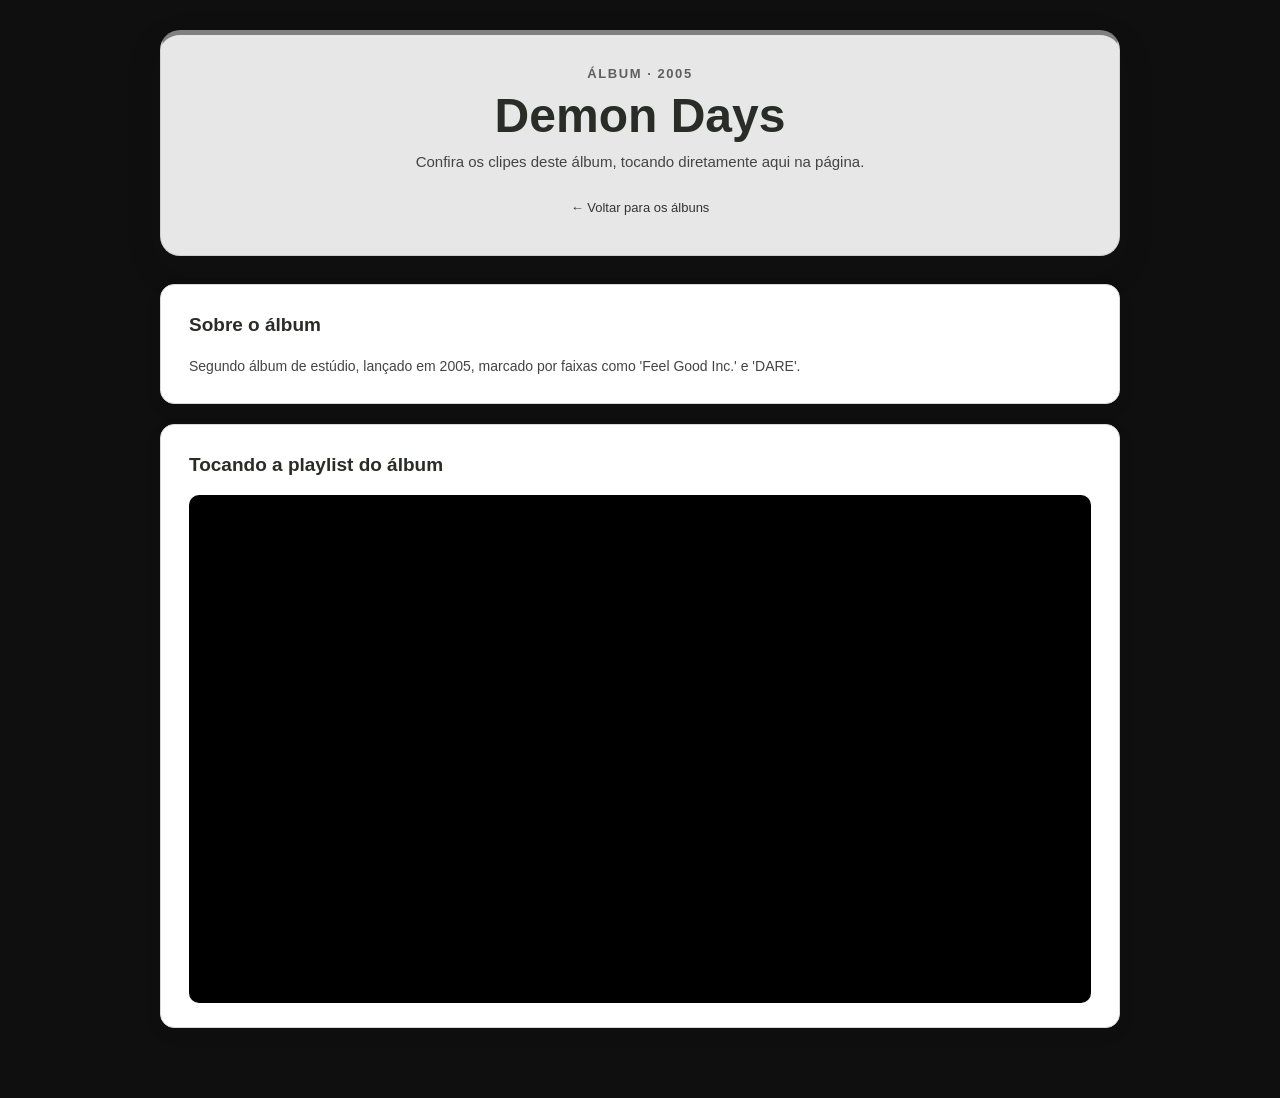
<file: albuns/demon-days.html>
<!DOCTYPE html>
<html lang="pt-BR">
<head>
  <meta charset="UTF-8">
  <meta name="viewport" content="width=device-width, initial-scale=1.0">
  <title>Demon Days - Gorillaz</title>
  <link rel="stylesheet" href="../css/albuns.css?v=20260831-2">
</head>
<body>
  <main>
    <header>
      <p class="tag">Álbum &middot; 2005</p>
      <h1>Demon Days</h1>
      <p>Confira os clipes deste álbum, tocando diretamente aqui na página.</p>
      <a class="voltar" href="../Albuns.html">&larr; Voltar para os álbuns</a>
    </header>

    <nav class="info-nav player-nav">
      <h2>Sobre o álbum</h2>
      <p>Segundo álbum de estúdio, lançado em 2005, marcado por faixas como 'Feel Good Inc.' e 'DARE'.</p>
    </nav>

    <nav class="player-nav">
      <h2>Tocando a playlist do álbum</h2>
      <div class="player-wrap">
        <iframe src="https://www.youtube.com/embed/HyHNuVaZJ-k" title="Feel Good Inc. - Demon Days" allow="accelerometer; autoplay; clipboard-write; encrypted-media; gyroscope; picture-in-picture" allowfullscreen loading="lazy"></iframe>
      </div>
    </nav>
  </main>
</body>
</html>
</file>
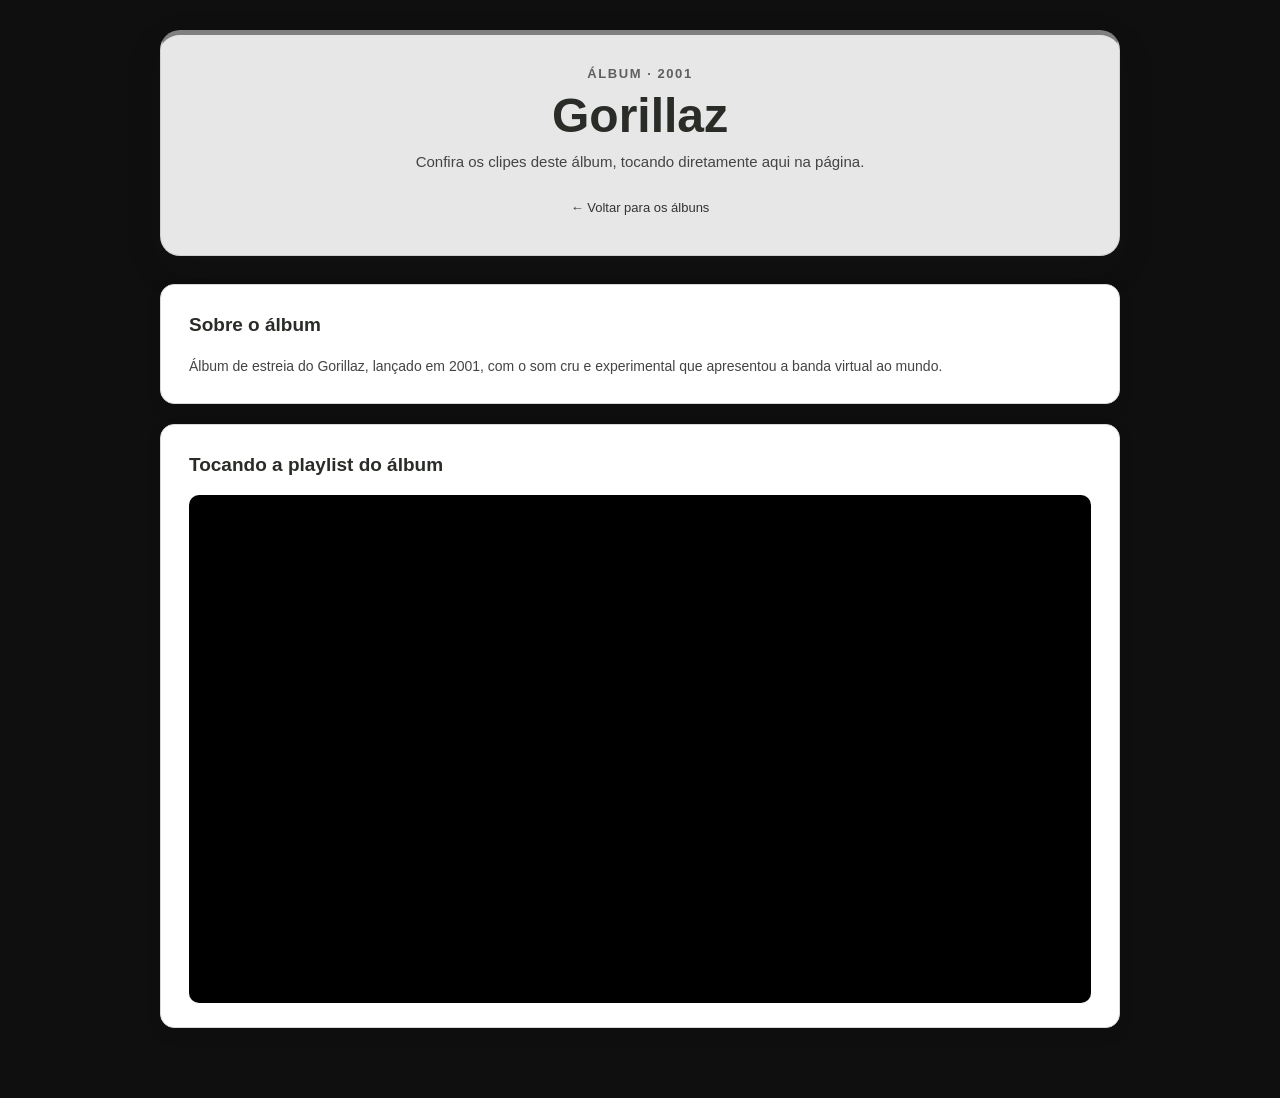
<file: albuns/gorillaz.html>
<!DOCTYPE html>
<html lang="pt-BR">
<head>
  <meta charset="UTF-8">
  <meta name="viewport" content="width=device-width, initial-scale=1.0">
  <title>Gorillaz - Gorillaz</title>
  <link rel="stylesheet" href="../css/albuns.css?v=20260831-2">
</head>
<body>
  <main>
    <header>
      <p class="tag">Álbum &middot; 2001</p>
      <h1>Gorillaz</h1>
      <p>Confira os clipes deste álbum, tocando diretamente aqui na página.</p>
      <a class="voltar" href="../Albuns.html">&larr; Voltar para os álbuns</a>
    </header>

    <nav class="info-nav player-nav">
      <h2>Sobre o álbum</h2>
      <p>Álbum de estreia do Gorillaz, lançado em 2001, com o som cru e experimental que apresentou a banda virtual ao mundo.</p>
    </nav>

    <nav class="player-nav">
      <h2>Tocando a playlist do álbum</h2>
      <div class="player-wrap">
        <iframe src="https://www.youtube.com/embed/1V_xRb0x9aw" title="Clint Eastwood - Gorillaz" allow="accelerometer; autoplay; clipboard-write; encrypted-media; gyroscope; picture-in-picture" allowfullscreen loading="lazy"></iframe>
      </div>
    </nav>
  </main>
</body>
</html>
</file>
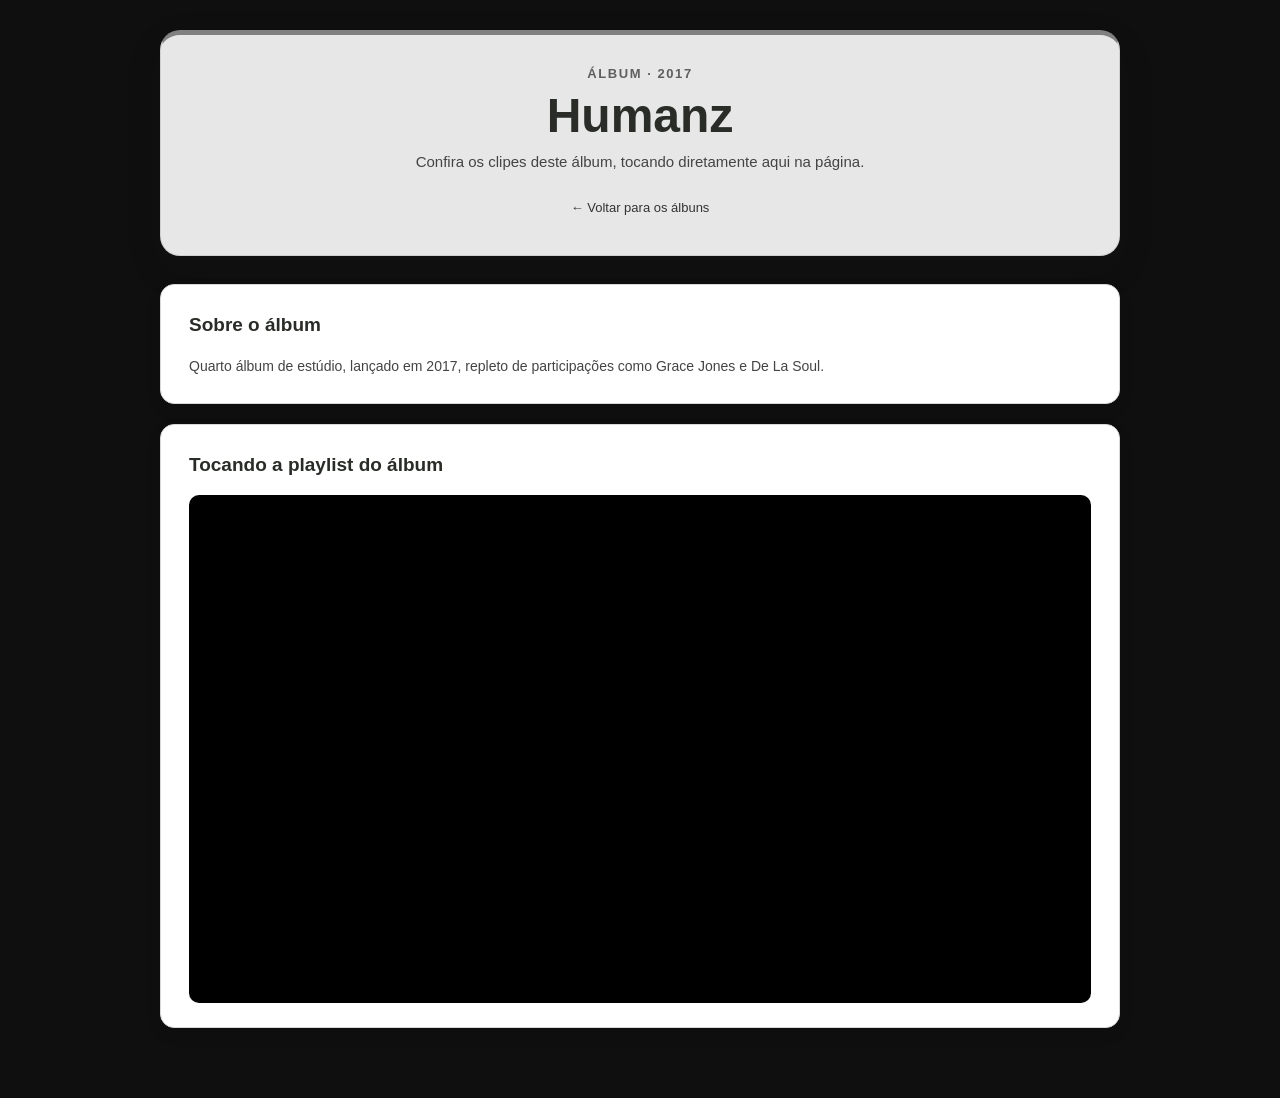
<file: albuns/humanz.html>
<!DOCTYPE html>
<html lang="pt-BR">
<head>
  <meta charset="UTF-8">
  <meta name="viewport" content="width=device-width, initial-scale=1.0">
  <title>Humanz - Gorillaz</title>
  <link rel="stylesheet" href="../css/albuns.css?v=20260831-2">
</head>
<body>
  <main>
    <header>
      <p class="tag">Álbum &middot; 2017</p>
      <h1>Humanz</h1>
      <p>Confira os clipes deste álbum, tocando diretamente aqui na página.</p>
      <a class="voltar" href="../Albuns.html">&larr; Voltar para os álbuns</a>
    </header>

    <nav class="info-nav player-nav">
      <h2>Sobre o álbum</h2>
      <p>Quarto álbum de estúdio, lançado em 2017, repleto de participações como Grace Jones e De La Soul.</p>
    </nav>

    <nav class="player-nav">
      <h2>Tocando a playlist do álbum</h2>
      <div class="player-wrap">
        <iframe src="https://www.youtube.com/embed/5qJp6xlKEug" title="Saturnz Barz - Humanz" allow="accelerometer; autoplay; clipboard-write; encrypted-media; gyroscope; picture-in-picture" allowfullscreen loading="lazy"></iframe>
      </div>
    </nav>
  </main>
</body>
</html>
</file>
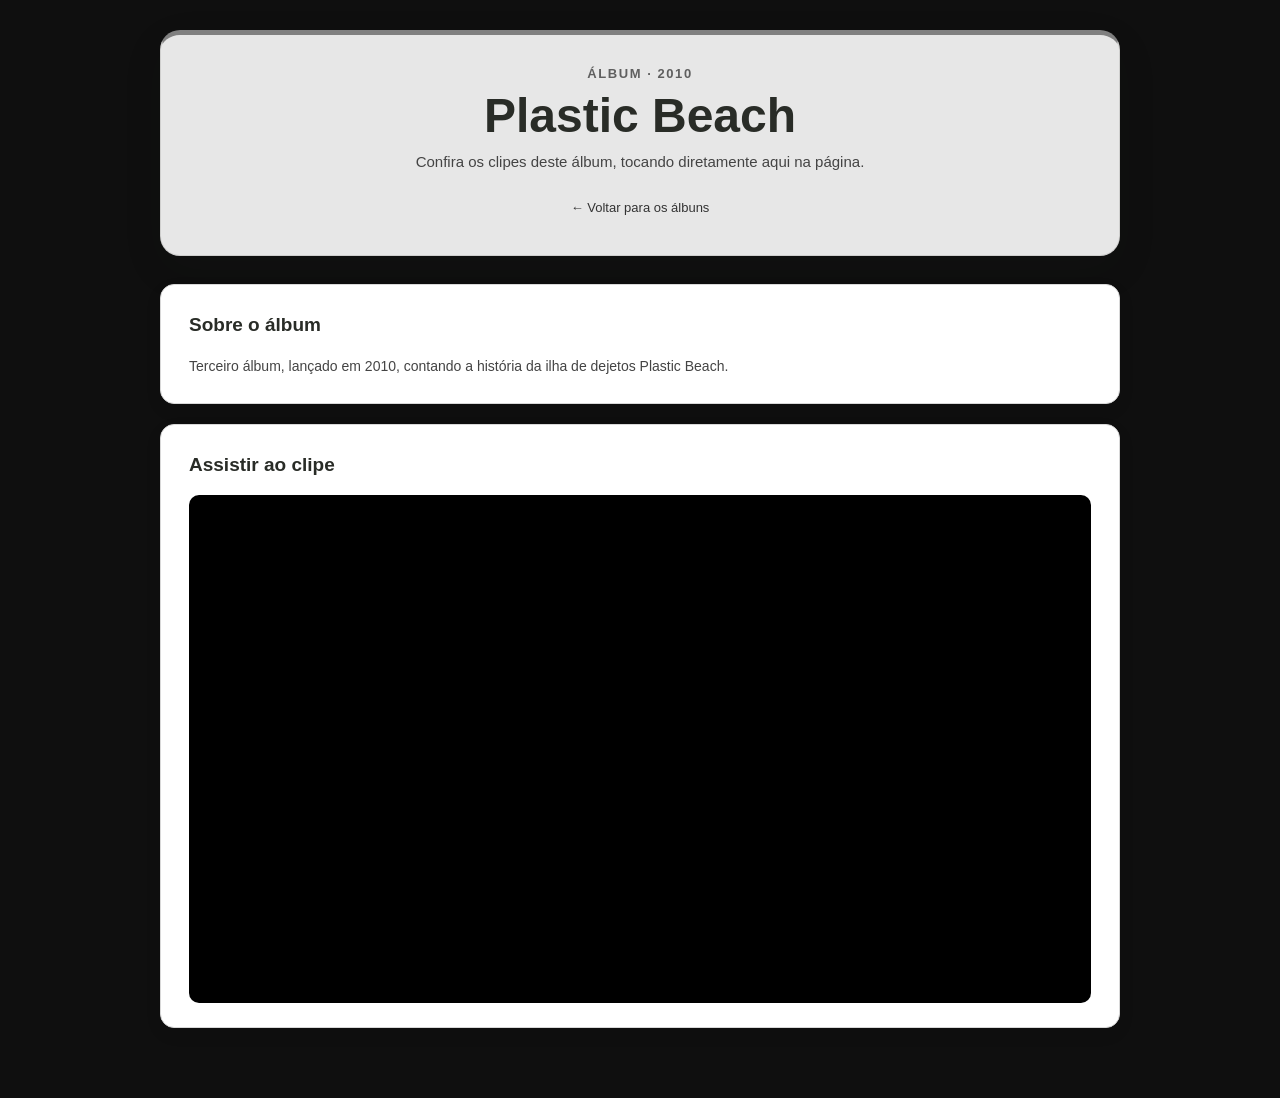
<file: albuns/plastic-beach.html>
<!DOCTYPE html>
<html lang="pt-BR">
<head>
  <meta charset="UTF-8">
  <meta name="viewport" content="width=device-width, initial-scale=1.0">
  <title>Plastic Beach - Gorillaz</title>
  <link rel="stylesheet" href="../css/albuns.css?v=20260831-2">
</head>
<body>
  <main>
    <header>
      <p class="tag">Álbum &middot; 2010</p>
      <h1>Plastic Beach</h1>
      <p>Confira os clipes deste álbum, tocando diretamente aqui na página.</p>
      <a class="voltar" href="../Albuns.html">&larr; Voltar para os álbuns</a>
    </header>

    <nav class="info-nav player-nav">
      <h2>Sobre o álbum</h2>
      <p>Terceiro álbum, lançado em 2010, contando a história da ilha de dejetos Plastic Beach.</p>
    </nav>

    <nav class="player-nav">
      <h2>Assistir ao clipe</h2>
      <div class="player-wrap">
        <iframe src="https://www.youtube.com/embed/GNth4yhlffU" title="Empire Ants - Plastic Beach" allow="accelerometer; autoplay; clipboard-write; encrypted-media; gyroscope; picture-in-picture" allowfullscreen loading="lazy"></iframe>
      </div>
    </nav>
  </main>
</body>
</html>
</file>
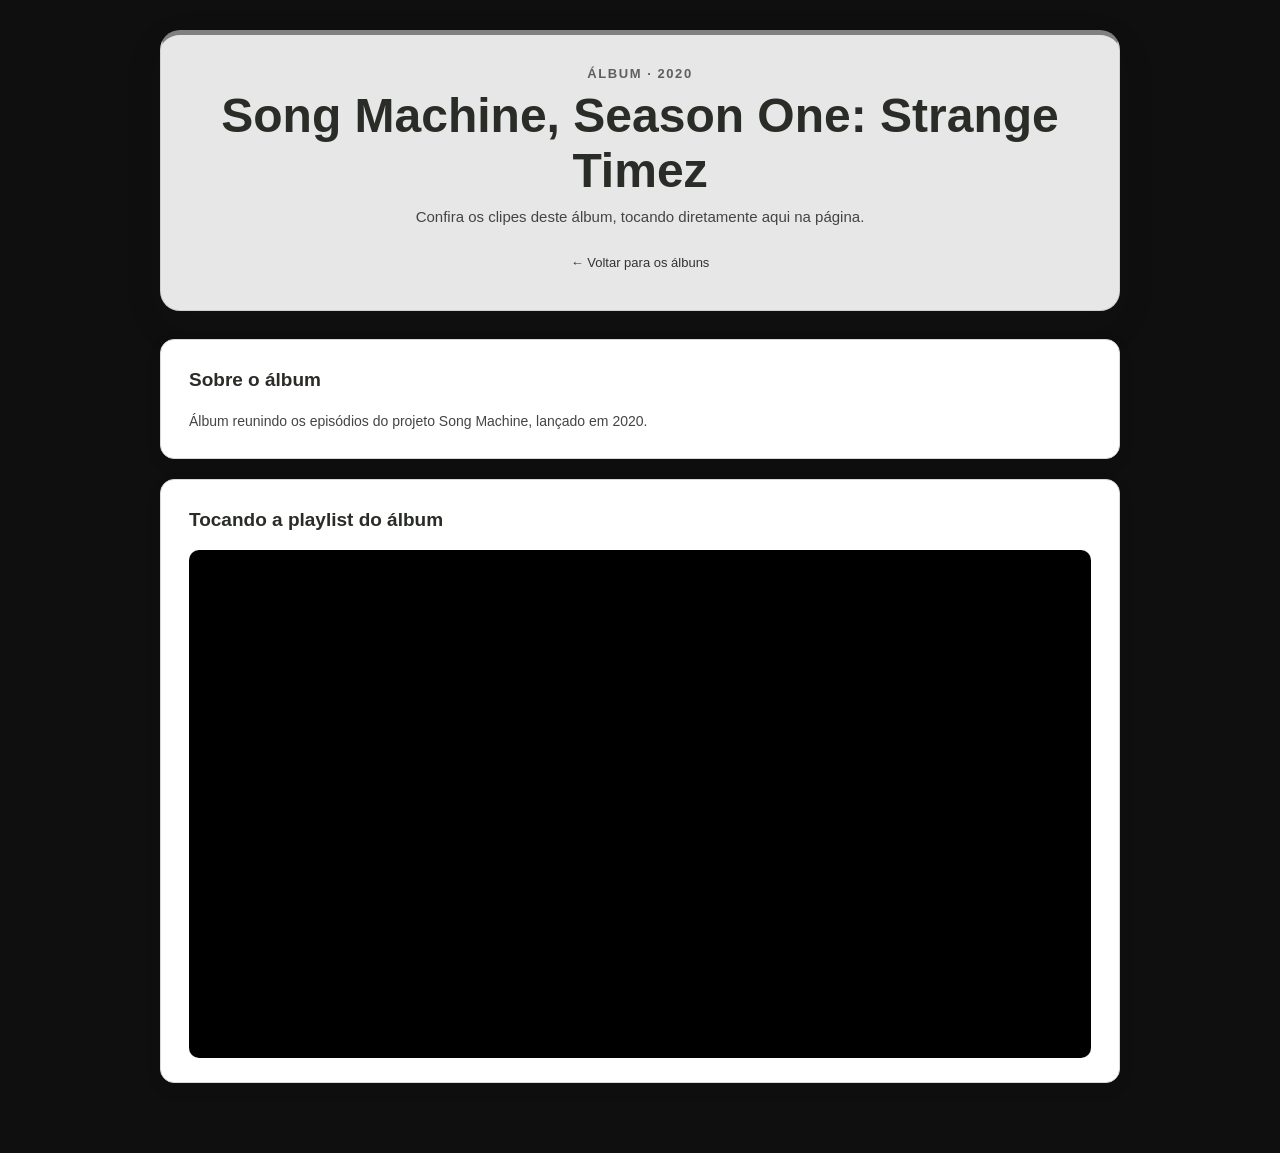
<file: albuns/song-machine.html>
<!DOCTYPE html>
<html lang="pt-BR">
<head>
  <meta charset="UTF-8">
  <meta name="viewport" content="width=device-width, initial-scale=1.0">
  <title>Song Machine, Season One: Strange Timez - Gorillaz</title>
  <link rel="stylesheet" href="../css/albuns.css?v=20260831-2">
</head>
<body>
  <main>
    <header>
      <p class="tag">Álbum &middot; 2020</p>
      <h1>Song Machine, Season One: Strange Timez</h1>
      <p>Confira os clipes deste álbum, tocando diretamente aqui na página.</p>
      <a class="voltar" href="../Albuns.html">&larr; Voltar para os álbuns</a>
    </header>

    <nav class="info-nav player-nav">
      <h2>Sobre o álbum</h2>
      <p>Álbum reunindo os episódios do projeto Song Machine, lançado em 2020.</p>
    </nav>

    <nav class="player-nav">
      <h2>Tocando a playlist do álbum</h2>
      <div class="player-wrap">
        <iframe src="https://www.youtube.com/embed/PKXloFW_ZCA" title="Aries - Song Machine" allow="accelerometer; autoplay; clipboard-write; encrypted-media; gyroscope; picture-in-picture" allowfullscreen loading="lazy"></iframe>
      </div>
    </nav>
  </main>
</body>
</html>
</file>
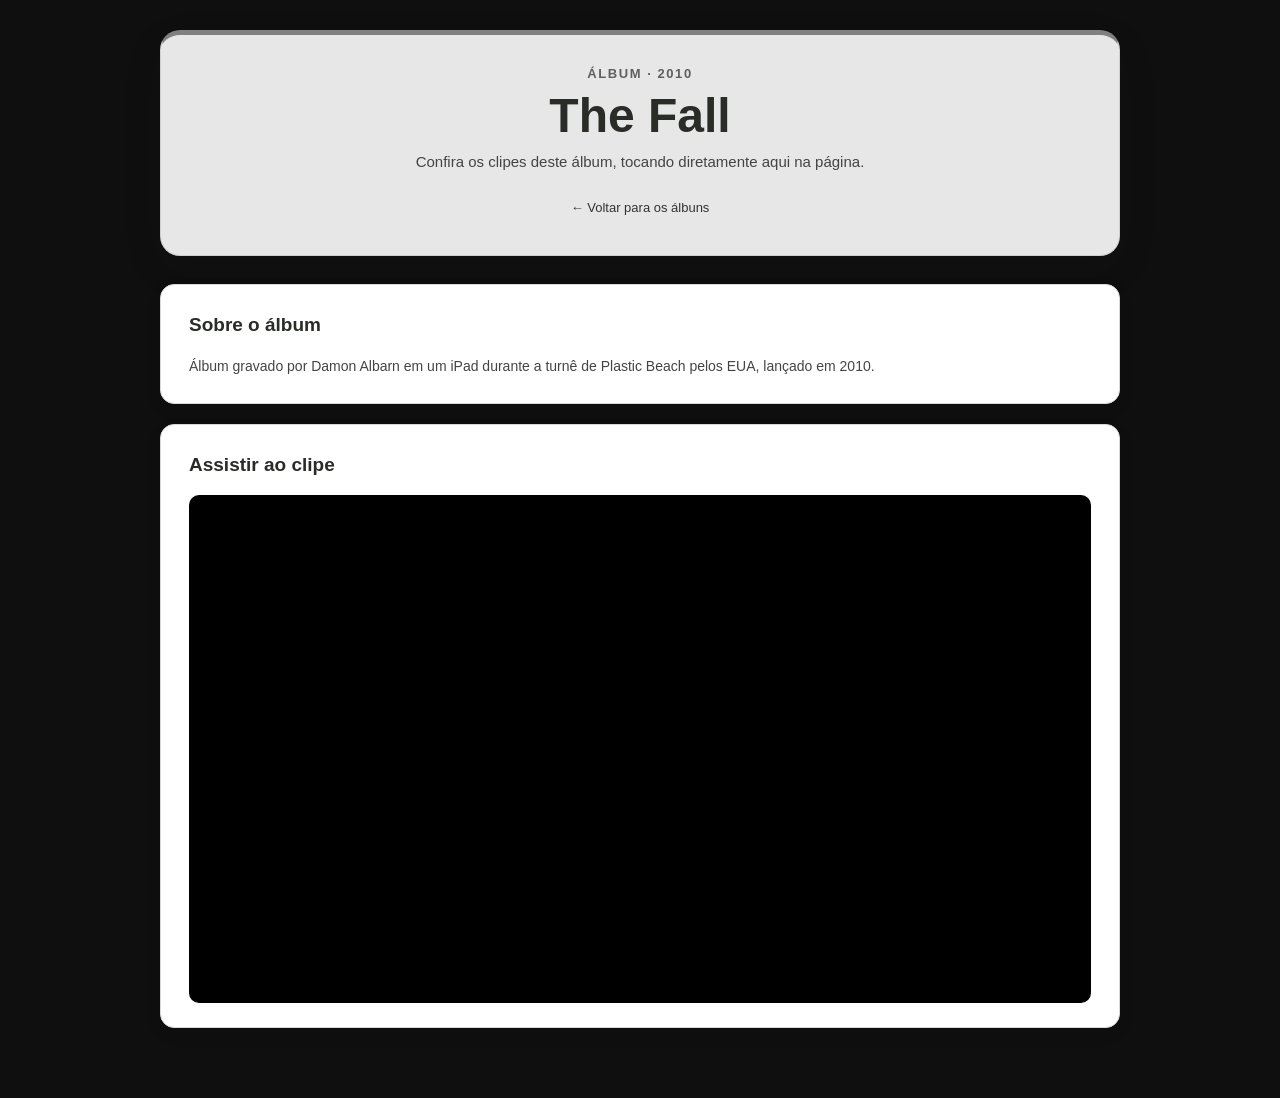
<file: albuns/the-fall.html>
<!DOCTYPE html>
<html lang="pt-BR">
<head>
  <meta charset="UTF-8">
  <meta name="viewport" content="width=device-width, initial-scale=1.0">
  <title>The Fall - Gorillaz</title>
  <link rel="stylesheet" href="../css/albuns.css?v=20260831-2">
</head>
<body>
  <main>
    <header>
      <p class="tag">Álbum &middot; 2010</p>
      <h1>The Fall</h1>
      <p>Confira os clipes deste álbum, tocando diretamente aqui na página.</p>
      <a class="voltar" href="../Albuns.html">&larr; Voltar para os álbuns</a>
    </header>

    <nav class="info-nav player-nav">
      <h2>Sobre o álbum</h2>
      <p>Álbum gravado por Damon Albarn em um iPad durante a turnê de Plastic Beach pelos EUA, lançado em 2010.</p>
    </nav>

    <nav class="player-nav">
      <h2>Assistir ao clipe</h2>
      <div class="player-wrap">
        <iframe src="https://www.youtube.com/embed/ePoSILQJeOg" title="Revolving Doors - The Fall" allow="accelerometer; autoplay; clipboard-write; encrypted-media; gyroscope; picture-in-picture" allowfullscreen loading="lazy"></iframe>
      </div>
    </nav>
  </main>
</body>
</html>
</file>
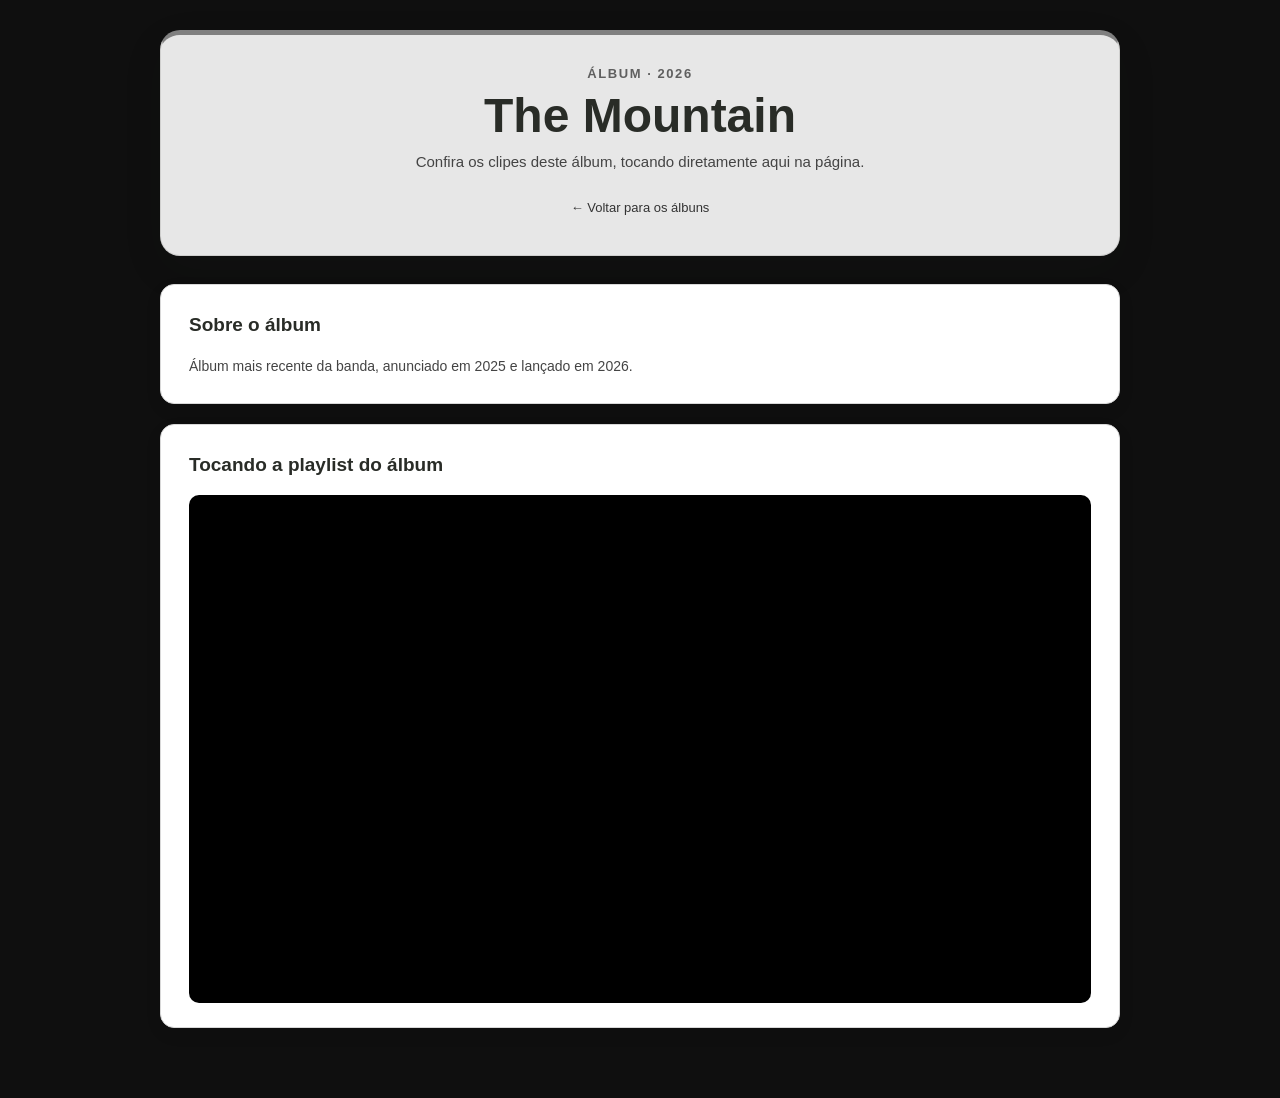
<file: albuns/the-mountain.html>
<!DOCTYPE html>
<html lang="pt-BR">
<head>
  <meta charset="UTF-8">
  <meta name="viewport" content="width=device-width, initial-scale=1.0">
  <title>The Mountain - Gorillaz</title>
  <link rel="stylesheet" href="../css/albuns.css?v=20260831-2">
</head>
<body>
  <main>
    <header>
      <p class="tag">Álbum &middot; 2026</p>
      <h1>The Mountain</h1>
      <p>Confira os clipes deste álbum, tocando diretamente aqui na página.</p>
      <a class="voltar" href="../Albuns.html">&larr; Voltar para os álbuns</a>
    </header>

    <nav class="info-nav player-nav">
      <h2>Sobre o álbum</h2>
      <p>Álbum mais recente da banda, anunciado em 2025 e lançado em 2026.</p>
    </nav>

    <nav class="player-nav">
      <h2>Tocando a playlist do álbum</h2>
      <div class="player-wrap">
        <iframe src="https://www.youtube.com/embed/a2IdAW2A1ug" title="The Mountain - Gorillaz" allow="accelerometer; autoplay; clipboard-write; encrypted-media; gyroscope; picture-in-picture" allowfullscreen loading="lazy"></iframe>
      </div>
    </nav>
  </main>
</body>
</html>
</file>
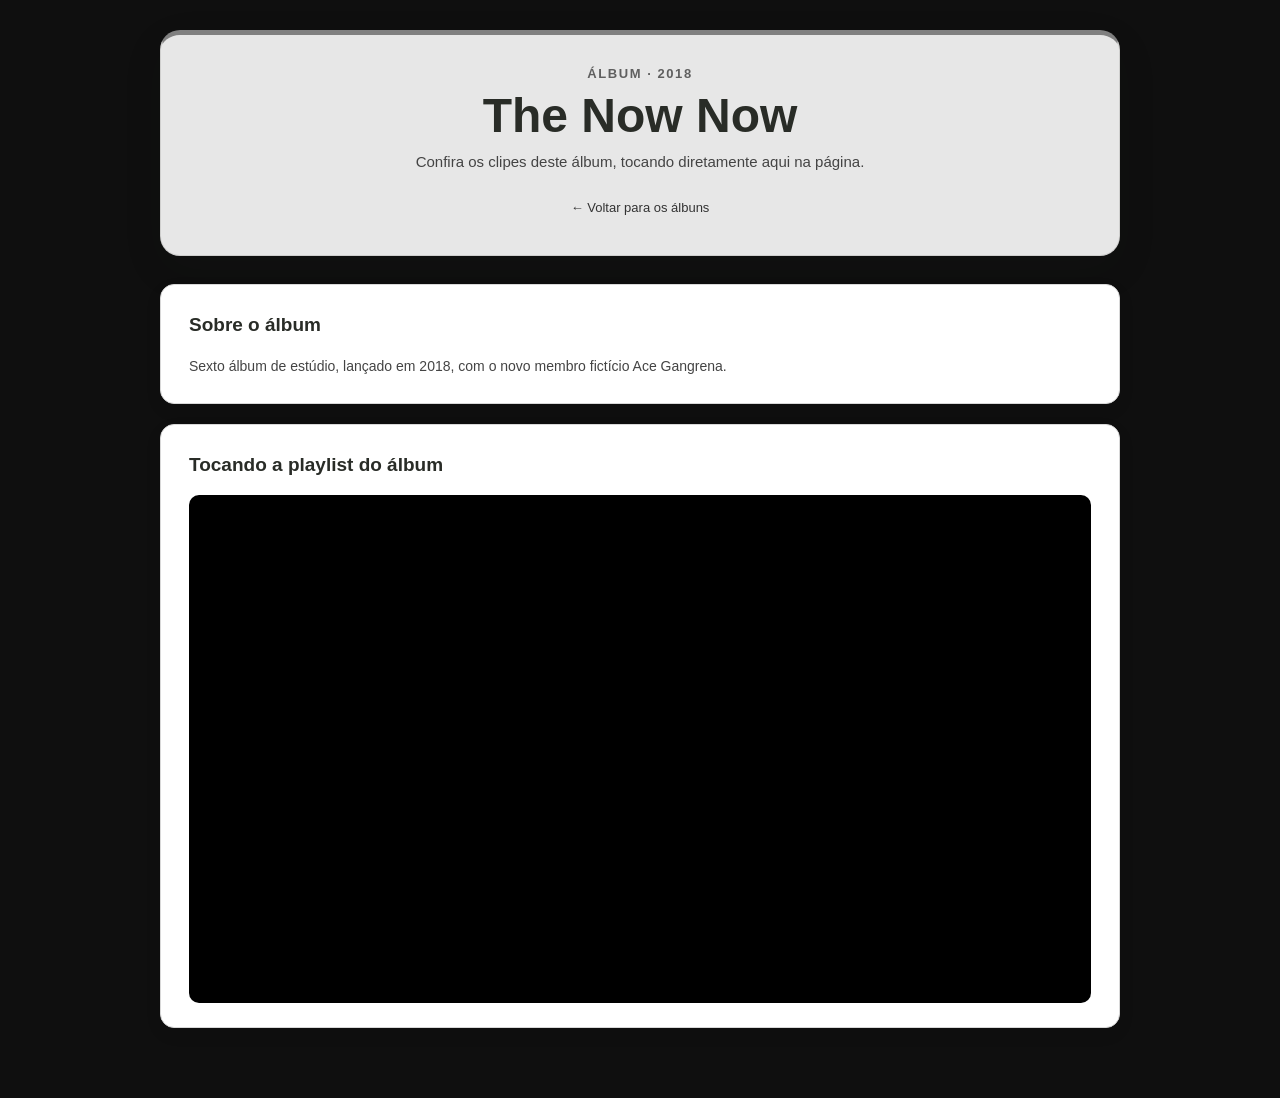
<file: albuns/the-now-now.html>
<!DOCTYPE html>
<html lang="pt-BR">
<head>
  <meta charset="UTF-8">
  <meta name="viewport" content="width=device-width, initial-scale=1.0">
  <title>The Now Now - Gorillaz</title>
  <link rel="stylesheet" href="../css/albuns.css?v=20260831-2">
</head>
<body>
  <main>
    <header>
      <p class="tag">Álbum &middot; 2018</p>
      <h1>The Now Now</h1>
      <p>Confira os clipes deste álbum, tocando diretamente aqui na página.</p>
      <a class="voltar" href="../Albuns.html">&larr; Voltar para os álbuns</a>
    </header>

    <nav class="info-nav player-nav">
      <h2>Sobre o álbum</h2>
      <p>Sexto álbum de estúdio, lançado em 2018, com o novo membro fictício Ace Gangrena.</p>
    </nav>

    <nav class="player-nav">
      <h2>Tocando a playlist do álbum</h2>
      <div class="player-wrap">
        <iframe src="https://www.youtube.com/embed/E2Q52cVx7Bo" title="Tranz - The Now Now" allow="accelerometer; autoplay; clipboard-write; encrypted-media; gyroscope; picture-in-picture" allowfullscreen loading="lazy"></iframe>
      </div>
    </nav>
  </main>
</body>
</html>
</file>
<file: css/style.css>
* {
    margin: 0;
    padding: 0;
    box-sizing: border-box;
}

:root {
    --fundo: #0f0f0f;
    --papel: rgba(255, 255, 255, 0.9);
    --texto: #333333;
    --texto-suave: #0d0e0d;
    --linha: rgba(0, 0, 0, 0.12);
    --destaque: #808080;
    --destaque-escuro: #858585;
    --sombra: 0 14px 40px rgba(27, 31, 24, 0.09);
}

html {
    scroll-behavior: smooth;
}

body {
    min-height: 100vh;
    padding: 30px 16px 50px;
    color: var(--texto);
    background:
        radial-gradient(circle at top left, rgba(80, 80, 80, 0.10), transparent 32rem),
        var(--fundo);
    font-family: "Segoe UI", "Trebuchet MS", sans-serif;
    font-weight: 400;
    letter-spacing: 0.01em;
    line-height: 1.7;
}

/* CABEÇALHO E MENU PRINCIPAL */
#nav1 {
    width: min(960px, 100%);
    margin: 0 auto 28px;
    padding: 28px;
    overflow: hidden;
    text-align: center;
    background: var(--papel);
    border: 1px solid var(--linha);
    border-top: 5px solid var(--destaque);
    border-radius: 20px;
    box-shadow: var(--sombra);
    backdrop-filter: blur(10px);
}

.logo-link {
    display: inline-flex;
    border-radius: 50%;
    transition: transform 0.35s ease, filter 0.35s ease;
}

.logo-link:hover {
    transform: rotate(-3deg) scale(1.04);
    filter: drop-shadow(0 8px 12px rgba(0, 0, 0, 0.14));
}

#nav1 img {
    width: 112px;
    height: 112px;
    object-fit: cover;
    border: 4px solid #ffffff;
    border-radius: 50%;
    box-shadow: 0 7px 22px rgba(0, 0, 0, 0.14);
}

#nav1 > p {
    margin-top: 10px;
    color: var(--destaque-escuro);
    font-size: 13px;
    font-weight: 700;
    letter-spacing: 0.12em;
    text-transform: uppercase;
}

#nav1 h1 {
    margin: 0 0 20px;
    font-size: clamp(32px, 6vw, 48px);
    font-family: "Trebuchet MS", "Segoe UI", sans-serif;
    font-weight: 600;
    letter-spacing: -0.025em;
    line-height: 1.15;
}

.menu-principal {
    display: flex;
    flex-wrap: wrap;
    justify-content: center;
    gap: 10px;
}

.menu-principal a {
    display: inline-flex;
    align-items: center;
    justify-content: center;
    min-width: 112px;
    padding: 10px 17px;
    color: var(--texto);
    background: transparent;
    border: none;
    border-radius: 0;
    text-decoration: none;
    font-size: 14px;
    font-weight: 600;
    box-shadow: none;
    transition: background 0.3s ease, color 0.3s ease, transform 0.3s ease, box-shadow 0.3s ease;
}

.menu-principal a:hover,
.menu-principal a:focus-visible {
    color: #ffffff;
    background: var(--destaque-escuro);
    transform: translateY(-2px);
    box-shadow: 0 8px 18px rgba(40, 40, 40, 0.18);
    outline: none;
}

.menu-principal .album-link {
    gap: 8px;
    color: #ffffff;
    background: transparent;
    border-color: transparent;
    color: var(--texto);
}

.menu-principal .album-link:hover,
.menu-principal .album-link:focus-visible {
    color: #ffffff;
    background: var(--destaque-escuro);
}

.album-link span {
    font-size: 10px;
    transition: transform 0.3s ease;
}

.album-link:hover span {
    transform: translateX(3px);
}

/* CONTEÚDO PRINCIPAL */
main {
    width: min(960px, 100%);
    margin: 0 auto;
}

.bloco-conteudo {
    margin-bottom: 24px;
    padding: 28px 32px;
    background: var(--papel);
    border: 1px solid var(--linha);
    border-left: 5px solid var(--destaque);
    border-radius: 18px;
    box-shadow: 0 9px 28px rgba(27, 31, 24, 0.07);
}

.secao-tag {
    margin-bottom: 2px;
    color: var(--destaque-escuro);
    font-size: 12px;
    font-weight: 700;
    letter-spacing: 0.1em;
    text-transform: uppercase;
}

.bloco-conteudo > h2 {
    margin-bottom: 14px;
    font-size: clamp(24px, 4vw, 31px);
    font-family: "Trebuchet MS", "Segoe UI", sans-serif;
    font-weight: 600;
    letter-spacing: -0.015em;
    line-height: 1.25;
}

#Origem,
#Integrantes,
#Historia {
    scroll-margin-top: 24px;
}

.imagem-destaque {
    display: block;
    width: 100%;
    max-height: 390px;
    margin-bottom: 24px;
    object-fit: cover;
    object-position: center;
    border: 4px solid #4a4a4a;
    border-radius: 12px;
    box-shadow: 0 8px 20px rgba(0, 0, 0, 0.16);
}

/* INTEGRANTES */
.integrantes-grade {
    display: grid;
    grid-template-columns: repeat(2, minmax(0, 1fr));
    gap: 16px;
    align-items: stretch;
}

.integrante-card {
    display: grid;
    grid-template-columns: 112px 1fr;
    gap: 16px;
    align-items: center;
    height: 100%;
    min-width: 0;
    padding: 12px;
    background: #f7f8f5;
    border: 1px solid var(--linha);
    border-radius: 16px;
    transition: transform 0.3s ease, box-shadow 0.3s ease, border-color 0.3s ease;
}

.integrante-card:hover {
    transform: translateY(-3px);
    border-color: rgba(80, 80, 80, 0.45);
    box-shadow: 0 12px 24px rgba(27, 31, 24, 0.1);
}

.integrante-card img {
    display: block;
    width: 112px;
    height: 112px;
    aspect-ratio: 1 / 1;
    object-fit: cover;
    object-position: top center;
    border: none;
    border-radius: 13px;
    box-shadow: 0 5px 14px rgba(0, 0, 0, 0.12);
}

.integrante-card h3 {
    font-size: 17px;
    font-family: "Trebuchet MS", "Segoe UI", sans-serif;
    font-weight: 600;
    line-height: 1.25;
}

.integrante-card p {
    margin: 5px 0;
    color: var(--texto-suave);
    font-size: 13px;
    line-height: 1.45;
}

.integrante-card small {
    color: var(--destaque-escuro);
    font-size: 12px;
    font-weight: 700;
}

.ex-integrantes {
    margin-top: 18px;
    padding: 16px 18px;
    color: var(--texto-suave);
    background: rgba(80, 80, 80, 0.08);
    border-radius: 12px;
}

.ex-integrantes h3 {
    margin-bottom: 4px;
    color: var(--texto);
    font-size: 15px;
}

.ex-integrantes p {
    font-size: 13px;
}

/* Mantém os blocos e títulos das fases separados no texto longo. */
.historia-secao {
    white-space: pre-wrap;
    font-size: 15px;
    line-height: 2;
    text-align: left;
}

.fase-titulo {
    margin: 30px 0 10px;
    padding: 10px 14px;
    color: #ffffff;
    background: #4a4a4a;
    border-left: 5px solid #1f1f1f;
    font-family: "Trebuchet MS", "Segoe UI", sans-serif;
    font-size: 18px;
    line-height: 1.35;
    white-space: normal;
}

@media (max-width: 720px) {
    .integrantes-grade {
        grid-template-columns: 1fr;
    }
}

@media (max-width: 600px) {
    body {
        padding: 16px 10px 35px;
    }

    #nav1,
    .bloco-conteudo {
        padding: 20px;
        border-radius: 14px;
    }

    .menu-principal a {
        flex: 1 1 calc(50% - 10px);
        min-width: 0;
    }

    #nav1 img {
        width: 92px;
        height: 92px;
    }
}

@media (max-width: 410px) {
    .integrante-card {
        grid-template-columns: 82px 1fr;
        gap: 12px;
    }

    .integrante-card img {
        width: 82px;
        height: 82px;
    }
}

@media (prefers-reduced-motion: reduce) {
    html {
        scroll-behavior: auto;
    }

    *,
    *::before,
    *::after {
        transition-duration: 0.01ms !important;
    }
}
#Origem{
    text-align: center;
}
</file>
<file: css/albuns.css>
* {
    margin: 0;
    padding: 0;
    box-sizing: border-box;
}

:root {
    --fundo: #0f0f0f;
    --papel: rgba(255, 255, 255, 0.9);
    --texto: #292c27;
    --texto-suave: #70756d;
    --linha: rgba(32, 34, 31, 0.12);
    --destaque: #808080;
    --destaque-escuro: #5f5f5f;
    --sombra: 0 14px 40px rgba(27, 31, 24, 0.09);
}

html {
    scroll-behavior: smooth;
}

body {
    min-height: 100vh;
    font-family: "Segoe UI", "Trebuchet MS", sans-serif;
    background: var(--fundo);
    color: var(--texto);
    line-height: 1.7;
    padding: 30px 16px 50px;
}

main {
    width: min(960px, 100%);
    margin: 0 auto;
}

/* CABEÇALHO */
header {
    background: var(--papel);
    border: 1px solid var(--linha);
    border-top: 5px solid var(--destaque);
    border-radius: 20px;
    padding: 28px;
    box-shadow: var(--sombra);
    margin-bottom: 28px;
    text-align: center;
}

header .tag {
    color: var(--destaque-escuro);
    font-size: 13px;
    font-weight: 700;
    letter-spacing: 0.12em;
    text-transform: uppercase;
    margin-bottom: 3px;
}

header h1 {
    font: 600 clamp(32px, 6vw, 48px)/1.15 "Trebuchet MS", "Segoe UI", sans-serif;
    margin-bottom: 6px;
}

header p:not(.tag) {
    color: #444;
    font-size: 15px;
}

header .voltar {
    display: inline-block;
    margin-top: 14px;
    font-size: 13px;
    color: #333;
    text-decoration: none;
    border: 0;
    border-radius: 0;
    padding: 8px 12px;
    transition: 0.2s;
}

header .voltar:hover {
    color: #ffffff;
    background: var(--destaque-escuro);
}

/* FORMULÁRIO DE FILTROS */
#filtros {
    display: grid;
    grid-template-columns: minmax(240px, 1.5fr) minmax(190px, 1fr) auto;
    align-items: flex-end;
    gap: 18px;
    margin-bottom: 14px;
    padding: 22px 24px;
    background: #ffffff;
    border: 1px solid rgba(255, 255, 255, 0.16);
    border-radius: 16px;
    box-shadow: 0 10px 30px rgba(0, 0, 0, 0.22);
}

#filtros > div {
    display: flex;
    flex-direction: column;
    gap: 8px;
}

#filtros label {
    color: #4b4b4b;
    font-size: 12px;
    font-weight: 600;
    letter-spacing: 0.06em;
    text-transform: uppercase;
}

#filtros input,
#filtros select {
    width: 100%;
    min-height: 46px;
    padding: 11px 14px;
    color: #252525;
    background: #f5f5f5;
    border: 1px solid #dddddd;
    border-radius: 10px;
    font-family: inherit;
    font-size: 15px;
    transition: border-color 0.2s ease, box-shadow 0.2s ease, background 0.2s ease;
}

#filtros input::placeholder {
    color: #929292;
}

#filtros input:focus,
#filtros select:focus {
    background: #ffffff;
    border-color: #555555;
    box-shadow: 0 0 0 3px rgba(80, 80, 80, 0.14);
    outline: none;
}

#filtros button[type="reset"] {
    min-height: 46px;
    padding: 11px 20px;
    color: #ffffff;
    background: #3f3f3f;
    border: 0;
    border-radius: 10px;
    font-family: inherit;
    font-size: 14px;
    font-weight: 600;
    cursor: pointer;
    transition: background 0.2s ease, transform 0.2s ease;
}

#filtros button[type="reset"]:hover {
    background: #1f1f1f;
    transform: translateY(-1px);
}

#resultado {
    font-size: 13px;
    color: #666;
    margin-bottom: 16px;
    padding-left: 4px;
}

/* GRADE DE ÁLBUNS */
#grade {
    display: grid;
    grid-template-columns: repeat(auto-fit, minmax(360px, 1fr));
    gap: 22px;
}

.album {
    display: flex;
    flex-direction: column;
    gap: 6px;
    background: #ffffff;
    border: 1px solid var(--linha);
    border-left: 5px solid var(--destaque);
    border-radius: 16px;
    padding: 20px;
    color: #1f1f1f;
    box-shadow: 0 6px 18px rgba(0, 0, 0, 0.06);
    transition: 0.2s;
}

.album:hover {
    transform: translateY(-3px);
    box-shadow: 0 10px 22px rgba(0, 0, 0, 0.1);
}

.album span {
    display: block;
    text-align: center;
    font-size: 13px;
    color: #777;
    font-weight: 500;
    letter-spacing: 0.04em;
}

.album h2 {
    text-align: center;
    color: #353535;
    font-family: "Segoe UI", sans-serif;
    font-size: 18px;
    font-weight: 500;
    letter-spacing: 0.01em;
    line-height: 1.4;
}

.album small {
    display: flex;
    align-items: center;
    gap: 6px;
    color: #444;
    font-size: 13px;
    margin-top: 6px;
}

.album small b {
    color: #ffffff;
    background: #333333;
    width: 20px;
    height: 20px;
    border-radius: 50%;
    display: inline-flex;
    align-items: center;
    justify-content: center;
    font-size: 10px;
}

.album-video {
    position: relative;
    width: 100%;
    padding-top: 56.25%;
    margin-top: 10px;
    overflow: hidden;
    background: #000000;
    border: 3px solid #4a4a4a;
    border-radius: 8px;
    box-shadow: 0 6px 14px rgba(0, 0, 0, 0.22);
}

.album-video iframe {
    position: absolute;
    inset: 0;
    width: 100%;
    height: 100%;
    border: 0;
}

.video-link {
    align-self: flex-start;
    margin-top: 6px;
    color: #555555;
    font-size: 12px;
    font-weight: 500;
    text-decoration: underline;
    text-underline-offset: 3px;
}

.video-link:hover,
.video-link:focus-visible {
    color: #111111;
}

.album.oculto {
    display: none;
}

/* PÁGINA DE VÍDEOS DO ÁLBUM */
.player-nav {
    background: #ffffff;
    border: 1px solid #d8d8d8;
    border-radius: 14px;
    padding: 24px 28px;
    box-shadow: 0 6px 18px rgba(0, 0, 0, 0.06);
    margin-bottom: 20px;
}

.player-nav h2 {
    font-size: 19px;
    margin-bottom: 14px;
}

.player-wrap {
    position: relative;
    width: 100%;
    padding-top: 56.25%;
    border-radius: 10px;
    overflow: hidden;
    background: #000;
}

.player-wrap iframe {
    position: absolute;
    inset: 0;
    width: 100%;
    height: 100%;
    border: 0;
}

.info-nav p {
    font-size: 14px;
    color: #444;
}

.info-nav p + p {
    margin-top: 8px;
}

/* RESPONSIVO */
@media (max-width: 600px) {
    body {
        padding: 16px 10px;
    }

    header,
    #filtros,
    .player-nav {
        padding: 18px;
        border-radius: 10px;
    }

    header h1 {
        font-size: 26px;
    }

    #filtros {
        grid-template-columns: 1fr;
        align-items: stretch;
    }

    #filtros button[type="reset"] {
        width: 100%;
    }

    #grade {
        grid-template-columns: 1fr;
    }
}
</file>
